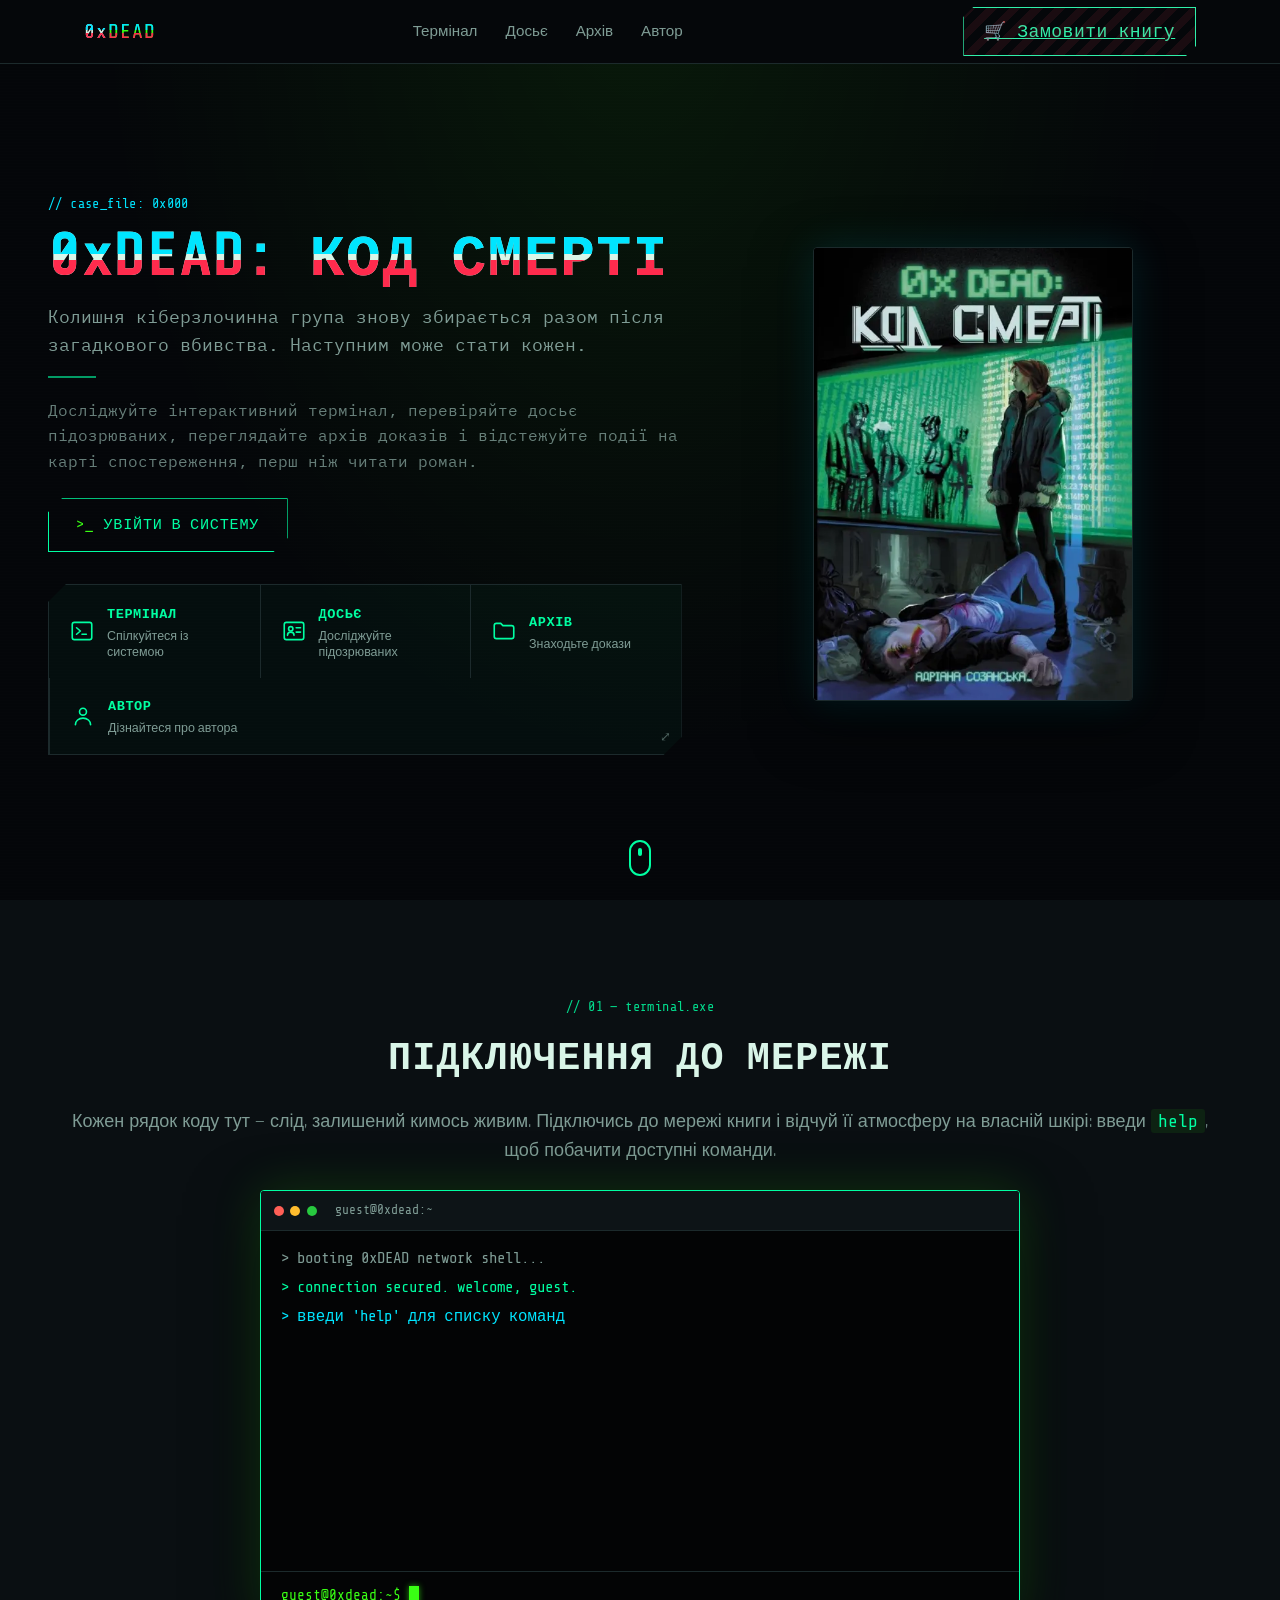
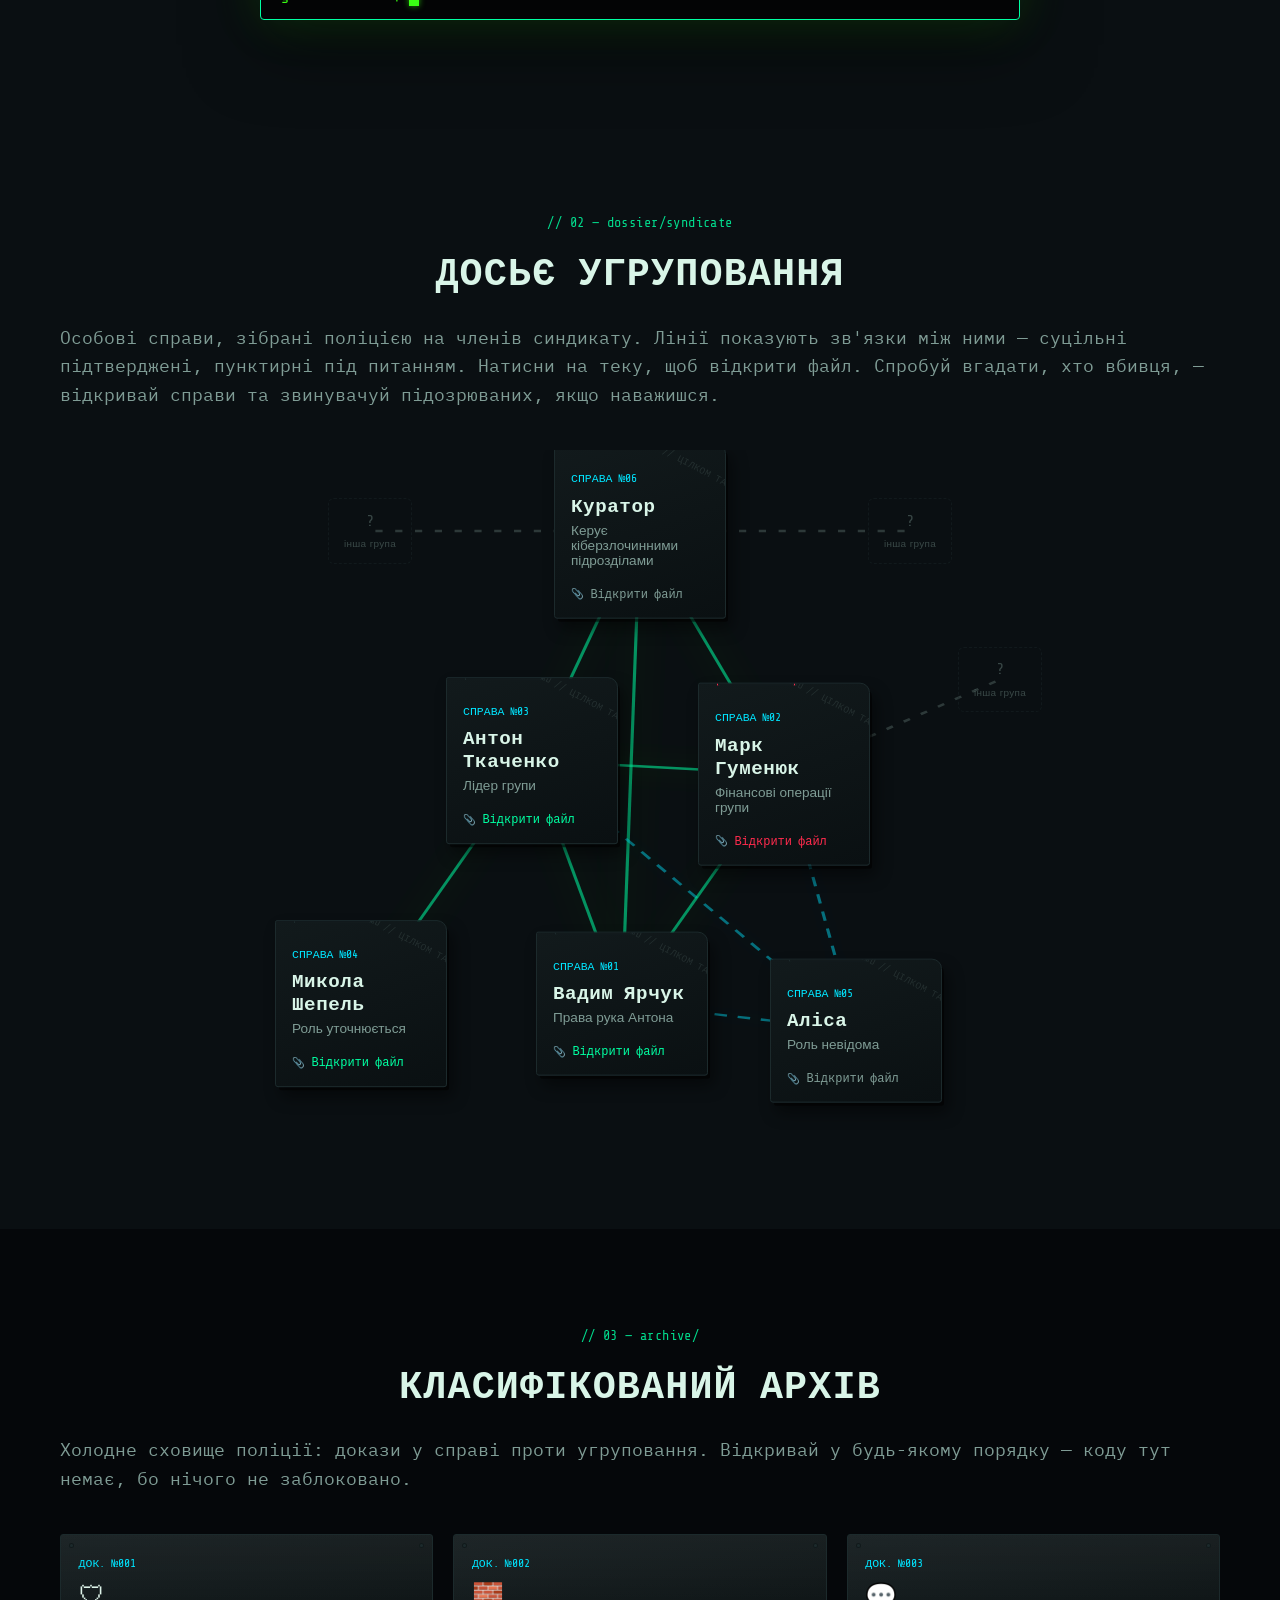
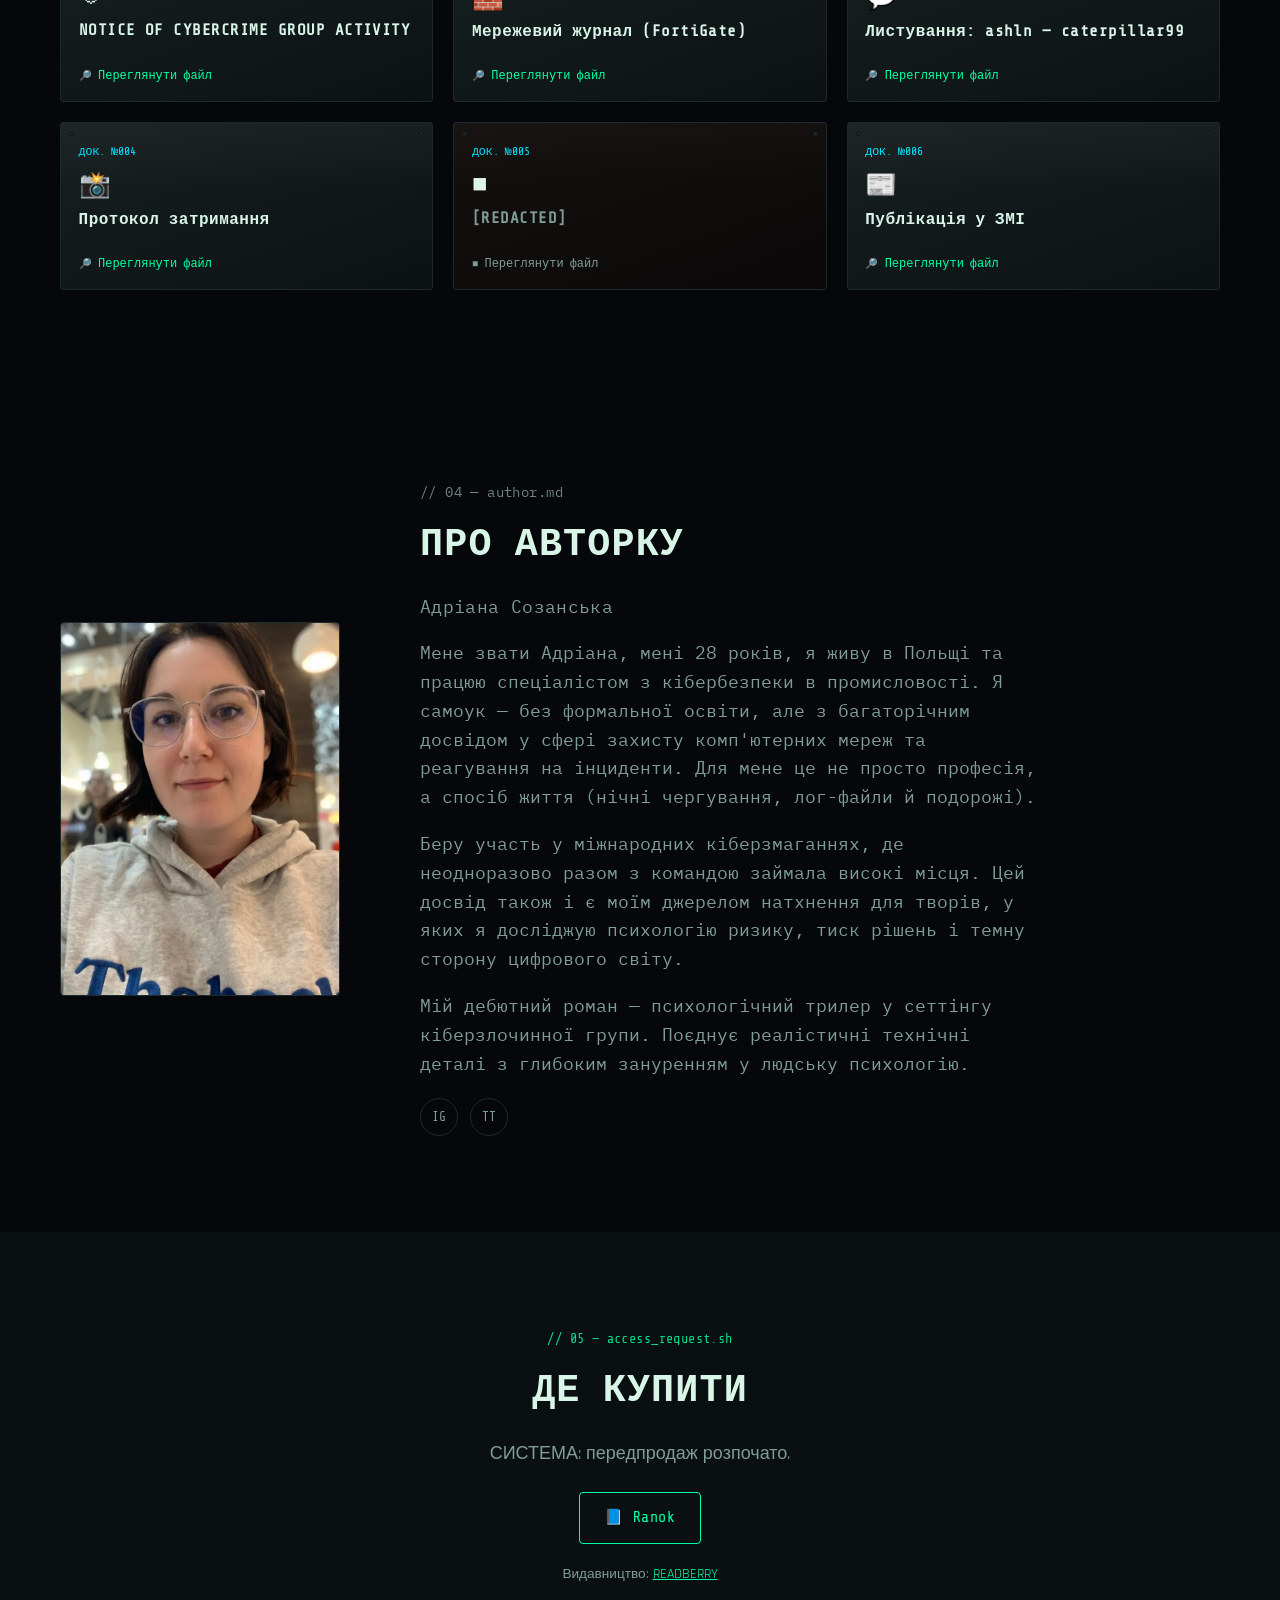
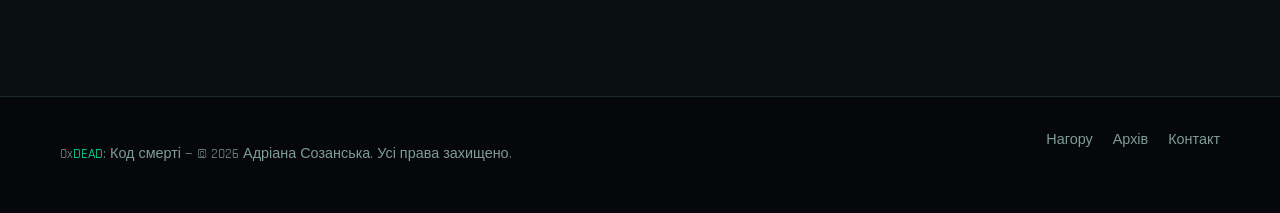
<file: index.html>
<!DOCTYPE html>
<html lang="uk">
<head>
<meta charset="UTF-8">
<meta name="viewport" content="width=device-width, initial-scale=1.0">
<title>0xDEAD: Код смерті — Адріана Созанська | Офіційний сайт</title>
<meta name="description" content="Офіційний сайт книги «0xDEAD: Код смерті» авторки Адріани Созанської — інтерактивний термінал, досьє підозрюваних, архів доказів.">

<link rel="canonical" href="https://adrianasozanska.github.io/0XDEAD/">

<meta property="og:type" content="website">
<meta property="og:locale" content="uk_UA">
<meta property="og:url" content="https://adrianasozanska.github.io/0XDEAD/">
<meta property="og:site_name" content="0xDEAD: Код смерті">
<meta property="og:title" content="0xDEAD: Код смерті — Адріана Созанська | Офіційний сайт">
<meta property="og:description" content="Офіційний сайт книги «0xDEAD: Код смерті» авторки Адріани Созанської — інтерактивний термінал, досьє підозрюваних, архів доказів.">
<meta property="og:image" content="https://adrianasozanska.github.io/0XDEAD/assets/img/cover_final.jpeg">

<meta name="twitter:card" content="summary_large_image">
<meta name="twitter:title" content="0xDEAD: Код смерті — Адріана Созанська | Офіційний сайт">
<meta name="twitter:description" content="Офіційний сайт книги «0xDEAD: Код смерті» авторки Адріани Созанської — інтерактивний термінал, досьє підозрюваних, архів доказів.">
<meta name="twitter:image" content="https://adrianasozanska.github.io/0XDEAD/assets/img/cover_final.jpeg">

<script type="application/ld+json">
{
  "@context": "https://schema.org",
  "@type": "Book",
  "name": "0xDEAD: Код смерті",
  "url": "https://adrianasozanska.github.io/0XDEAD/",
  "image": "https://adrianasozanska.github.io/0XDEAD/assets/img/cover_final.jpeg",
  "description": "Психологічний трилер у сеттінгу кіберзлочинної групи. Колишня кіберзлочинна група знову збирається разом після загадкового вбивства.",
  "inLanguage": "uk",
  "genre": "Psychological thriller",
  "author": {
    "@type": "Person",
    "name": "Адріана Созанська",
    "sameAs": [
      "https://www.instagram.com/adriana_sozanska/",
      "https://www.tiktok.com/@adriana_sozanska"
    ]
  },
  "publisher": {
    "@type": "Organization",
    "name": "READBERRY",
    "sameAs": "https://www.instagram.com/readberry_ua/"
  }
}
</script>

<link rel="icon" href="favicon.ico" sizes="any">
<link rel="icon" type="image/svg+xml" href="assets/img/favicon.svg">
<link rel="icon" type="image/png" sizes="32x32" href="assets/img/icon-32.png">
<link rel="icon" type="image/png" sizes="512x512" href="assets/img/icon-512.png">
<link rel="apple-touch-icon" href="assets/img/apple-touch-icon.png">
<link rel="preconnect" href="https://fonts.googleapis.com">
<link rel="preconnect" href="https://fonts.gstatic.com" crossorigin>
<!-- Loaded non-render-blocking: media="print" doesn't apply to screen
     rendering, so the browser fetches it without blocking first paint,
     then onload flips it to "all" once it's ready. display=swap in the
     URL means fallback fonts show immediately either way. -->
<link rel="stylesheet" href="https://fonts.googleapis.com/css2?family=Share+Tech+Mono&family=Rajdhani:wght@400;500;600;700&family=IBM+Plex+Mono:wght@400;500;600&display=swap" media="print" onload="this.media='all'">
<noscript><link rel="stylesheet" href="https://fonts.googleapis.com/css2?family=Share+Tech+Mono&family=Rajdhani:wght@400;500;600;700&family=IBM+Plex+Mono:wght@400;500;600&display=swap"></noscript>
<link rel="stylesheet" href="assets/css/style.css">

<!-- Fathom - beautiful, simple website analytics -->
<script src="https://cdn.usefathom.com/script.js" data-site="LRVZXWJP" defer></script>
<!-- / Fathom -->
</head>
<body>

<a class="skip-link" href="#main">Skip to content</a>

<header class="site-header">
  <nav class="nav" aria-label="Primary">
    <a class="nav__brand glitch" href="#top" data-text="0xDEAD">0x<span>DEAD</span></a>

    <button class="nav__toggle" id="navToggle" aria-expanded="false" aria-controls="navMenu" aria-label="Toggle menu">
      <span></span><span></span><span></span>
    </button>

    <div class="nav__menu" id="navMenu">
      <ul class="nav__links">
        <li><a href="#terminal">Термінал</a></li>
        <li><a href="#dossier">Досьє</a></li>
        <li><a href="#archive">Архів</a></li>
        <li><a href="#author">Автор</a></li>
      </ul>
      <a class="nav__cta is-locked" href="#buy" title="Доступ обмежено до релізу">🛒 Замовити книгу</a>
    </div>
  </nav>
</header>

<main id="main">

  <!-- HERO -->
  <section class="hero" id="top">
    <canvas class="hero__rain" id="rainCanvas" aria-hidden="true"></canvas>
    <div class="hero__scanlines" aria-hidden="true"></div>

    <div class="hero__content">
      <p class="hero__eyebrow">// case_file: 0x000</p>
      <h1 class="glitch" data-text="0xDEAD: КОД СМЕРТІ">0xDEAD: КОД СМЕРТІ</h1>
      <p class="hero__blurb">Колишня кіберзлочинна група знову збирається разом після загадкового вбивства. Наступним може стати кожен.</p>
      <hr class="hero__divider">
      <p class="hero__hint">Досліджуйте інтерактивний термінал, перевіряйте досьє підозрюваних, переглядайте архів доказів і відстежуйте події на карті спостереження, перш ніж читати роман.</p>
      <div class="hero__actions">
        <a href="#terminal" class="hero__cta"><span class="hero__cta-prompt">&gt;_</span> УВІЙТИ В СИСТЕМУ</a>
      </div>

      <div class="hero__features">
        <a class="hero__feature" href="#terminal">
          <svg class="hero__feature-icon" viewBox="0 0 24 24" fill="none" stroke="currentColor" stroke-width="1.5" stroke-linecap="round" stroke-linejoin="round" aria-hidden="true">
            <rect x="3" y="4" width="18" height="16" rx="2"></rect>
            <polyline points="7 9 10.5 12 7 15"></polyline>
            <line x1="12" y1="15" x2="16" y2="15"></line>
          </svg>
          <span class="hero__feature-text">
            <strong>Термінал</strong>
            <small>Спілкуйтеся із системою</small>
          </span>
        </a>
        <a class="hero__feature" href="#dossier">
          <svg class="hero__feature-icon" viewBox="0 0 24 24" fill="none" stroke="currentColor" stroke-width="1.5" stroke-linecap="round" stroke-linejoin="round" aria-hidden="true">
            <rect x="3" y="4" width="18" height="16" rx="2"></rect>
            <circle cx="9" cy="10" r="2"></circle>
            <path d="M6 16c0-1.8 1.4-3 3-3s3 1.2 3 3"></path>
            <line x1="14" y1="9" x2="18" y2="9"></line>
            <line x1="14" y1="13" x2="18" y2="13"></line>
          </svg>
          <span class="hero__feature-text">
            <strong>Досьє</strong>
            <small>Досліджуйте підозрюваних</small>
          </span>
        </a>
        <a class="hero__feature" href="#archive">
          <svg class="hero__feature-icon" viewBox="0 0 24 24" fill="none" stroke="currentColor" stroke-width="1.5" stroke-linecap="round" stroke-linejoin="round" aria-hidden="true">
            <path d="M3 7a2 2 0 0 1 2-2h4l2 2h8a2 2 0 0 1 2 2v8a2 2 0 0 1-2 2H5a2 2 0 0 1-2-2z"></path>
          </svg>
          <span class="hero__feature-text">
            <strong>Архів</strong>
            <small>Знаходьте докази</small>
          </span>
        </a>
        <a class="hero__feature" href="#author">
          <svg class="hero__feature-icon" viewBox="0 0 24 24" fill="none" stroke="currentColor" stroke-width="1.5" stroke-linecap="round" stroke-linejoin="round" aria-hidden="true">
            <circle cx="12" cy="8" r="3.2"></circle>
            <path d="M5 20c0-3.5 3-6 7-6s7 2.5 7 6"></path>
          </svg>
          <span class="hero__feature-text">
            <strong>Автор</strong>
            <small>Дізнайтеся про автора</small>
          </span>
        </a>
      </div>
    </div>

    <div class="hero__cover">
      <div class="cover-frame">
        <picture>
          <source
            srcset="assets/img/cover_final-520.webp 520w, assets/img/cover_final.webp 692w"
            sizes="min(320px, 70vw)"
            type="image/webp">
          <img src="assets/img/cover_final.jpeg" alt="Обкладинка книги 0xDEAD: Код смерті" width="692" height="984" fetchpriority="high">
        </picture>
      </div>
    </div>

    <a class="hero__scroll" href="#terminal" aria-label="Прокрутити вниз">
      <span></span>
    </a>
  </section>

  <!-- TERMINAL -->
  <section class="section section--dark terminal-section" id="terminal">
    <div class="section__inner">
      <p class="section__eyebrow">// 01 — terminal.exe</p>
      <h2 class="section__title">Підключення до мережі</h2>
      <p class="section__lede lede--wide">Кожен рядок коду тут — слід, залишений кимось живим. Підключись до мережі книги і відчуй її атмосферу на власній шкірі: введи <code>help</code>, щоб побачити доступні команди.</p>

      <div class="terminal terminal--featured" id="terminal-window">
        <div class="terminal__bar">
          <span class="terminal__dot terminal__dot--r"></span>
          <span class="terminal__dot terminal__dot--y"></span>
          <span class="terminal__dot terminal__dot--g"></span>
          <span class="terminal__title">guest@0xdead:~</span>
        </div>
        <div class="terminal__body" id="terminalBody" tabindex="0"></div>
        <form class="terminal__form" id="terminalForm" autocomplete="off">
          <span class="terminal__prompt" id="terminalPrompt">guest@0xdead:~$</span>
          <span class="terminal__cursor" id="terminalCursor" aria-hidden="true"></span>
          <input class="terminal__input" id="terminalInput" type="text" aria-label="Термінальна команда" spellcheck="false">
        </form>
      </div>
    </div>
  </section>

  <!-- DOSSIER -->
  <section class="section section--dark" id="dossier">
    <div class="section__inner">
      <p class="section__eyebrow">// 02 — dossier/syndicate</p>
      <h2 class="section__title">Досьє угруповання</h2>
      <p class="section__lede lede--mono lede--wide">Особові справи, зібрані поліцією на членів синдикату. Лінії показують зв'язки між ними — суцільні підтверджені, пунктирні під питанням. Натисни на теку, щоб відкрити файл. Спробуй вгадати, хто вбивця, — відкривай справи та звинувачуй підозрюваних, якщо наважишся.</p>

      <div class="dossier-net" id="dossierNet">
        <div class="dossier-net__stage">
          <svg class="dossier-net__svg" id="dossierNetSvg" viewBox="0 0 100 100" preserveAspectRatio="none" aria-hidden="true"></svg>
          <div class="dossier-net__nodes" id="dossierGrid"></div>
        </div>
      </div>
    </div>
  </section>

  <!-- ARCHIVE -->
  <section class="section" id="archive">
    <div class="section__inner">
      <p class="section__eyebrow">// 03 — archive/</p>
      <h2 class="section__title">Класифікований архів</h2>
      <p class="section__lede lede--mono lede--wide">Холодне сховище поліції: докази у справі проти угруповання. Відкривай у будь-якому порядку — коду тут немає, бо нічого не заблоковано.</p>

      <div class="archive-grid" id="archiveGrid"></div>
    </div>
  </section>

  <div class="archive-modal" id="archiveModal">
    <div class="archive-modal__backdrop" id="archiveBackdrop"></div>
    <div class="archive-modal__panel" id="archivePanel" role="dialog" aria-modal="true" tabindex="-1">
      <button class="archive-modal__close" id="archiveClose" aria-label="Закрити файл">✕</button>
      <button class="archive-modal__nav archive-modal__nav--prev" id="archivePrev" aria-label="Попередній файл">‹</button>
      <button class="archive-modal__nav archive-modal__nav--next" id="archiveNext" aria-label="Наступний файл">›</button>
      <div class="archive-modal__content" id="archiveModalContent"></div>
    </div>
  </div>

  <div class="dossier-modal" id="dossierModal">
    <div class="dossier-modal__backdrop" id="dossierBackdrop"></div>
    <div class="dossier-modal__panel" id="dossierPanel" role="dialog" aria-modal="true" tabindex="-1">
      <button class="dossier-modal__close" id="dossierClose" aria-label="Закрити файл">✕</button>
      <button class="dossier-modal__nav dossier-modal__nav--prev" id="dossierPrev" aria-label="Попередній файл">‹</button>
      <button class="dossier-modal__nav dossier-modal__nav--next" id="dossierNext" aria-label="Наступний файл">›</button>
      <div class="dossier-modal__content" id="dossierModalContent"></div>
    </div>
  </div>

  <div class="accuse-modal" id="accuseModal">
    <div class="accuse-modal__backdrop" id="accuseBackdrop"></div>
    <div class="accuse-modal__panel" id="accusePanel" role="dialog" aria-modal="true" tabindex="-1">
      <button class="accuse-modal__close" id="accuseClose" aria-label="Закрити">✕</button>
      <div class="accuse-modal__scroll">
        <div class="accuse-modal__step" id="accuseStepConfirm">
          <p class="accuse-modal__eyebrow">// citizen_report.sh</p>
          <h3 class="accuse-modal__title">Подати сигнал про підозру?</h3>
          <p class="accuse-modal__text">Ти впевнений(-а), що <strong id="accuseSuspectName">цей підозрюваний</strong> — вбивця?</p>
          <div class="accuse-modal__actions">
            <button type="button" class="btn btn--primary" id="accuseYes">Так, це він(-вона)</button>
            <button type="button" class="btn btn--ghost" id="accuseNo">Ні, відміна</button>
          </div>
        </div>
        <div class="accuse-modal__step" id="accuseStepResult" hidden>
          <p class="accuse-modal__eyebrow">// system.response</p>
          <h3 class="accuse-modal__title">Не так швидко.</h3>
          <p class="accuse-modal__text">Думаєш, розкрити цю справу так просто? Правду дізнаєшся лише одним способом.</p>
          <a href="https://www.ranok.com.ua/info-0xdead-kod-smerti-53029.html" class="btn btn--primary" id="accuseBuyLink" target="_blank" rel="noopener">📘 Дізнатися правду — замовити книгу</a>
        </div>
      </div>
    </div>
  </div>

  <div class="file-modal" id="fileModal">
    <div class="file-modal__backdrop" id="fileBackdrop"></div>
    <div class="file-modal__panel" id="filePanel" role="dialog" aria-modal="true" tabindex="-1">
      <button class="file-modal__close" id="fileClose" aria-label="Закрити файл">✕</button>
      <div class="file-modal__header">
        <span class="file-modal__eyebrow" id="fileEyebrow">// recovered file</span>
        <h3 class="file-modal__title" id="fileTitle"></h3>
      </div>
      <div class="file-modal__body" id="fileBody"></div>
    </div>
  </div>

  <div class="map-modal" id="mapModal">
    <div class="map-modal__backdrop" id="mapBackdrop"></div>
    <div class="map-modal__panel" id="mapPanel" role="dialog" aria-modal="true" tabindex="-1">
      <button class="map-modal__close" id="mapClose" aria-label="Закрити карту">✕</button>
      <div class="map-modal__header">
        <span class="map-modal__eyebrow">// mapa.sys — мережа спостереження</span>
        <h3 class="map-modal__title" id="mapTitle">Україна</h3>
        <button class="map-modal__back" id="mapBack" hidden>‹ Назад до карти країни</button>
      </div>
      <div class="map-modal__stage" id="mapStage"></div>
      <p class="map-info" id="mapInfo">Обери місто на карті, щоб наблизити його.</p>
    </div>
  </div>

  <!-- AUTHOR -->
  <section class="section" id="author">
    <div class="section__inner section__inner--split">
      <div class="author__portrait">
        <div class="author__portrait-frame" role="img" aria-label="Портрет авторки — Адріана Созанська"></div>
      </div>
      <div class="author__bio">
        <p class="section__eyebrow">// 04 — author.md</p>
        <h2 class="section__title">Про авторку</h2>
        <p class="author__name">Адріана Созанська</p>
        <p>Мене звати Адріана, мені 28 років, я живу в Польщі та працюю спеціалістом з кібербезпеки в промисловості. Я самоук — без формальної освіти, але з багаторічним досвідом у сфері захисту комп'ютерних мереж та реагування на інциденти. Для мене це не просто професія, а спосіб життя (нічні чергування, лог-файли й подорожі).</p>
        <p>Беру участь у міжнародних кіберзмаганнях, де неодноразово разом з командою займала високі місця. Цей досвід також і є моїм джерелом натхнення для творів, у яких я досліджую психологію ризику, тиск рішень і темну сторону цифрового світу.</p>
        <p>Мій дебютний роман — психологічний трилер у сеттінгу кіберзлочинної групи. Поєднує реалістичні технічні деталі з глибоким зануренням у людську психологію.</p>
        <div class="author__socials">
          <a href="https://www.instagram.com/adriana_sozanska/" aria-label="Instagram" target="_blank" rel="noopener">IG</a>
          <a href="https://www.tiktok.com/@adriana_sozanska" aria-label="TikTok" target="_blank" rel="noopener">TT</a>
        </div>
      </div>
    </div>
  </section>

  <!-- BUY -->
  <section class="section section--dark" id="buy">
    <div class="section__inner section__inner--center">
      <p class="section__eyebrow">// 05 — access_request.sh</p>
      <h2 class="section__title">Де купити</h2>
      <p class="section__lede">СИСТЕМА: передпродаж розпочато.</p>

      <div class="buy-links">
        <a id="buyRanokLink" href="https://www.ranok.com.ua/info-0xdead-kod-smerti-53029.html" class="btn btn--ghost" target="_blank" rel="noopener">📘 Ranok</a>
      </div>
      <p class="buy-publisher">Видавництво: <a href="https://www.instagram.com/readberry_ua/" target="_blank" rel="noopener">READBERRY</a></p>
    </div>
  </section>

</main>

<footer class="site-footer">
  <div class="site-footer__inner">
    <p>0x<span>DEAD</span>: Код смерті — © 2026 Адріана Созанська. Усі права захищено.</p>
    <div class="site-footer__links">
      <a href="#top">Нагору</a>
      <a href="#archive">Архів</a>
      <a href="#buy">Контакт</a>
    </div>
  </div>
</footer>

<script src="assets/js/archive-data.js"></script>
<script src="assets/js/dossier-data.js"></script>
<script src="assets/js/share-cards.js"></script>
<script src="assets/js/map-data.js"></script>
<script src="assets/js/game-data.js"></script>
<script src="assets/js/main.js"></script>
</body>
</html>
</file>
<file: assets/css/style.css>
/* ==========================================================================
   0xDEAD — promo site styles
   ========================================================================== */

:root {
  --bg: #05070a;
  --bg-alt: #0a0f12;
  --panel: #0d1417;
  --panel-border: #1c2a2c;
  --text: #d9f5e8;
  --text-dim: #7f9c95;
  --green: #39ff14;
  --green-soft: #00ffa2;
  --cyan: #00e5ff;
  --red: #ff2b4d;
  --font-display: 'Share Tech Mono', 'Courier New', monospace;
  --font-body: 'Rajdhani', 'Segoe UI', sans-serif;
  --radius: 4px;
  --max-width: 1160px;
  --nav-height: 64px;
}

*, *::before, *::after { box-sizing: border-box; }

html { scroll-behavior: smooth; scroll-padding-top: var(--nav-height); }

@media (prefers-reduced-motion: reduce) {
  html { scroll-behavior: auto; }
  *, *::before, *::after {
    animation-duration: 0.001ms !important;
    animation-iteration-count: 1 !important;
    transition-duration: 0.001ms !important;
    scroll-behavior: auto !important;
  }
}

body {
  margin: 0;
  background: var(--bg);
  color: var(--text);
  font-family: var(--font-body);
  font-size: 18px;
  line-height: 1.6;
  -webkit-font-smoothing: antialiased;
}

body.no-scroll { overflow: hidden; }

h1, h2, h3, .nav__brand, .section__eyebrow, .hero__eyebrow {
  font-family: var(--font-display);
  letter-spacing: 0.03em;
}

a { color: var(--green-soft); }

img { max-width: 100%; display: block; }

code {
  font-family: var(--font-display);
  background: rgba(57, 255, 20, 0.08);
  color: var(--green-soft);
  padding: 0.1em 0.4em;
  border-radius: 3px;
}

.sr-only {
  position: absolute;
  width: 1px; height: 1px;
  padding: 0; margin: -1px;
  overflow: hidden;
  clip: rect(0,0,0,0);
  white-space: nowrap; border: 0;
}

.skip-link {
  position: absolute;
  left: -999px;
  top: 0;
  background: var(--green);
  color: #000;
  padding: 0.6em 1em;
  z-index: 999;
  font-family: var(--font-display);
}
.skip-link:focus {
  left: 1em;
  top: 1em;
}

:focus-visible {
  outline: 2px solid var(--cyan);
  outline-offset: 2px;
}

/* ---------- layout helpers ---------- */

.section {
  padding: clamp(3rem, 8vw, 6rem) 1.5rem;
}
#terminal, #dossier, #archive, #author {
  /* Jumping to these sections (nav links) lands near the eyebrow
     label instead of at the section's outer edge, which otherwise
     leaves a tall empty gap below the sticky header. A negative
     scroll-margin scrolls past that top padding. */
  scroll-margin-top: calc(-1 * clamp(3rem, 8vw, 6rem));
}
.section--dark { background: var(--bg-alt); }
.section__inner {
  max-width: var(--max-width);
  margin: 0 auto;
}
.section__inner--split {
  display: grid;
  grid-template-columns: 1fr;
  gap: 2.5rem;
  align-items: center;
}
.section__inner--center {
  text-align: center;
  max-width: 640px;
}
@media (min-width: 800px) {
  .section__inner--split { grid-template-columns: 320px 1fr; }
}

.section__eyebrow {
  color: var(--green-soft);
  font-size: 0.85rem;
  margin: 0 0 0.5rem;
  opacity: 0.85;
}
.section__title {
  font-size: clamp(1.6rem, 4vw, 2.4rem);
  margin: 0 0 1.25rem;
  text-transform: uppercase;
  color: var(--text);
}
.section__lede {
  color: var(--text-dim);
  max-width: 640px;
}
.lede--mono {
  font-family: 'IBM Plex Mono', monospace;
}
.lede--wide {
  max-width: 100%;
}

#dossier .section__eyebrow,
#dossier .section__title,
#archive .section__eyebrow,
#archive .section__title {
  text-align: center;
}

/* ---------- buttons ---------- */

.btn {
  display: inline-block;
  font-family: var(--font-display);
  text-decoration: none;
  padding: 0.85em 1.6em;
  border-radius: var(--radius);
  border: 1px solid transparent;
  font-size: 0.95rem;
  letter-spacing: 0.04em;
  transition: transform 0.15s ease, box-shadow 0.15s ease, background 0.15s ease, color 0.15s ease;
  cursor: pointer;
}
.btn--primary {
  background: var(--green);
  color: #04120a;
  box-shadow: 0 0 14px rgba(57,255,20,0.35);
}
.btn--primary:hover, .btn--primary:focus-visible {
  transform: translateY(-2px);
  box-shadow: 0 0 22px rgba(57,255,20,0.55);
}
.btn--ghost {
  background: transparent;
  color: var(--green-soft);
  border-color: var(--green-soft);
}
.btn--ghost:hover, .btn--ghost:focus-visible {
  background: rgba(57,255,20,0.08);
  transform: translateY(-2px);
}

/* "restricted access" vibe for buy/purchase controls ahead of release —
   a hazard-stripe overlay in the site's red accent, reused across the
   nav CTA, hero CTA, and the disabled marketplace buttons below. */
.is-locked {
  position: relative;
  overflow: hidden;
  filter: saturate(0.75);
}
.is-locked::after {
  content: "";
  position: absolute;
  inset: 0;
  background: repeating-linear-gradient(
    135deg,
    rgba(255,43,77,0.1) 0 8px,
    transparent 8px 16px
  );
  pointer-events: none;
}
.is-locked:hover::after, .is-locked:focus-visible::after {
  background: repeating-linear-gradient(
    135deg,
    rgba(255,43,77,0.18) 0 8px,
    transparent 8px 16px
  );
}

/* ---------- header / nav ---------- */

.site-header {
  position: sticky;
  top: 0;
  z-index: 100;
  height: var(--nav-height);
  /* fully solid: any transparency here let content scrolled underneath
     (e.g. the dossier network's bright green cards) show through as a
     blurred sliver right under the bar — a translucent value, even at
     97%, was still visible against this near-black background */
  background: var(--bg);
  backdrop-filter: blur(8px);
  border-bottom: 1px solid var(--panel-border);
}
.nav {
  max-width: var(--max-width);
  margin: 0 auto;
  height: 100%;
  display: flex;
  align-items: center;
  justify-content: space-between;
  padding: 0 1.5rem;
}
.nav__brand {
  display: inline-block;
  font-family: var(--font-display);
  font-size: 1.25rem;
  color: var(--text);
  text-decoration: none;
  letter-spacing: 0.05em;
}
.nav__brand span { color: var(--green); }

.nav__menu {
  display: flex;
  align-items: center;
  gap: 1.5rem;
}
.nav__links {
  list-style: none;
  display: flex;
  align-items: center;
  gap: 1.75rem;
  margin: 0;
  padding: 0;
}
.nav__links a {
  position: relative;
  color: var(--text-dim);
  text-decoration: none;
  font-size: 0.95rem;
  padding-bottom: 4px;
  transition: color 0.15s ease;
}
.nav__links a::after {
  content: "";
  position: absolute;
  left: 0;
  right: 0;
  bottom: -2px;
  height: 2px;
  background: var(--green-soft);
  transform: scaleX(0);
  transform-origin: left;
  transition: transform 0.15s ease;
}
.nav__links a:hover, .nav__links a:focus-visible { color: var(--green-soft); }
.nav__links a:hover::after, .nav__links a:focus-visible::after { transform: scaleX(1); }
.nav__cta {
  display: inline-flex;
  align-items: center;
  gap: 0.45rem;
  border: 1px solid var(--green-soft);
  padding: 0.5em 1.1em;
  font-family: var(--font-display);
  letter-spacing: 0.03em;
  color: var(--green-soft) !important;
  clip-path: polygon(10px 0, 100% 0, 100% calc(100% - 10px), calc(100% - 10px) 100%, 0 100%, 0 10px);
  transition: background 0.15s ease;
}
.nav__cta:hover, .nav__cta:focus-visible { background: rgba(0,255,162,0.08); }
.nav__toggle {
  display: none;
  flex-direction: column;
  gap: 5px;
  background: none;
  border: none;
  cursor: pointer;
  padding: 0.5rem;
}
.nav__toggle span {
  width: 24px;
  height: 2px;
  background: var(--green-soft);
  display: block;
}

@media (min-width: 781px) {
  .nav__menu { flex: 1; }
  .nav__links { flex: 1; justify-content: center; }
}

@media (max-width: 780px) {
  .nav__toggle { display: flex; }
  .nav__menu {
    position: absolute;
    top: var(--nav-height);
    left: 0;
    right: 0;
    background: var(--bg-alt);
    border-bottom: 1px solid var(--panel-border);
    flex-direction: column;
    align-items: flex-start;
    padding: 1.25rem 1.5rem;
    gap: 1.1rem;
    transform: translateY(-8px);
    opacity: 0;
    pointer-events: none;
    transition: opacity 0.18s ease, transform 0.18s ease;
  }
  .nav__links {
    flex-direction: column;
    align-items: flex-start;
    gap: 1.1rem;
  }
  .nav__menu.is-open {
    opacity: 1;
    transform: translateY(0);
    pointer-events: auto;
  }
}

/* ---------- hero ---------- */

.hero {
  position: relative;
  min-height: calc(100svh - var(--nav-height));
  display: grid;
  grid-template-columns: 1fr;
  align-items: center;
  gap: 2rem;
  padding: 3rem 1.5rem 4rem;
  overflow: hidden;
  background: radial-gradient(ellipse at 50% -10%, rgba(57,255,20,0.08), transparent 60%), var(--bg);
}
@media (min-width: 900px) {
  .hero {
    grid-template-columns: 1.1fr 0.9fr;
    padding: 3rem 3rem 4rem;
  }
}

.hero__rain {
  position: absolute;
  inset: 0;
  width: 100%;
  height: 100%;
  opacity: 0.35;
  pointer-events: none;
}
.hero__scanlines {
  position: absolute;
  inset: 0;
  pointer-events: none;
  background: repeating-linear-gradient(
    to bottom,
    rgba(255,255,255,0.025) 0px,
    rgba(255,255,255,0.025) 1px,
    transparent 1px,
    transparent 3px
  );
  mix-blend-mode: overlay;
}

.hero__content { position: relative; z-index: 1; }
.hero__eyebrow {
  color: var(--cyan);
  font-size: 0.85rem;
  margin: 0 0 0.75rem;
}
.hero h1 {
  font-size: clamp(2.1rem, 6vw, 3.6rem);
  line-height: 1.05;
  margin: 0 0 1rem;
  color: var(--text);
}
.hero__blurb {
  color: var(--text-dim);
  max-width: 100%;
  font-family: 'IBM Plex Mono', monospace;
  font-size: 1.1rem;
  line-height: 1.6;
  margin: 0 0 1rem;
  text-align: left;
}

.hero__divider {
  width: 48px;
  height: 2px;
  margin: 0 0 1.25rem;
  border: none;
  background: var(--green-soft);
  opacity: 0.6;
}

.hero__hint {
  color: var(--text-dim);
  max-width: 100%;
  font-family: 'IBM Plex Mono', monospace;
  font-size: 1rem;
  line-height: 1.6;
  margin: 0 0 1.5rem;
  opacity: 0.8;
  text-align: left;
}

.hero__actions {
  display: flex;
  flex-wrap: wrap;
  align-items: center;
  justify-content: flex-start;
  gap: 1.5rem;
  margin-top: 0;
}

.hero__cta {
  position: relative;
  display: inline-flex;
  align-items: center;
  gap: 0.6rem;
  padding: 0.9em 1.8em;
  font-family: var(--font-display);
  font-size: 0.95rem;
  letter-spacing: 0.05em;
  color: var(--green-soft);
  text-decoration: none;
  background: transparent;
  border: 1px solid var(--green-soft);
  clip-path: polygon(14px 0, 100% 0, 100% calc(100% - 14px), calc(100% - 14px) 100%, 0 100%, 0 14px);
  box-shadow: 0 0 16px rgba(0,255,162,0.2);
  transition: box-shadow 0.15s ease, background 0.15s ease, transform 0.15s ease;
}
.hero__cta:hover, .hero__cta:focus-visible {
  background: rgba(0,255,162,0.08);
  box-shadow: 0 0 26px rgba(0,255,162,0.4);
  transform: translateY(-2px);
}
.hero__cta-prompt { color: var(--green); }

.hero__features {
  position: relative;
  display: flex;
  flex-wrap: wrap;
  margin-top: 2rem;
  border: 1px solid var(--panel-border);
  background: rgba(0,255,162,0.03);
  clip-path: polygon(18px 0, 100% 0, 100% calc(100% - 18px), calc(100% - 18px) 100%, 0 100%, 0 18px);
}
.hero__features::after {
  content: "⤢";
  position: absolute;
  right: 0.6rem;
  bottom: 0.4rem;
  color: var(--text-dim);
  font-size: 0.8rem;
  opacity: 0.6;
}
.hero__feature {
  display: flex;
  align-items: center;
  gap: 0.75rem;
  flex: 1 1 160px;
  padding: 1.1rem 1.25rem;
  border-left: 1px solid var(--panel-border);
  text-decoration: none;
  transition: background 0.15s ease;
}
.hero__feature:first-child { border-left: none; }
.hero__feature:hover, .hero__feature:focus-visible { background: rgba(0,255,162,0.06); }
.hero__feature-icon {
  flex: none;
  width: 26px;
  height: 26px;
  color: var(--green-soft);
}
.hero__feature-text {
  display: flex;
  flex-direction: column;
  gap: 0.2rem;
}
.hero__feature-text strong {
  font-family: var(--font-display);
  font-size: 0.85rem;
  letter-spacing: 0.04em;
  color: var(--green-soft);
  text-transform: uppercase;
}
.hero__feature-text small {
  font-size: 0.78rem;
  color: var(--text-dim);
  line-height: 1.3;
}

@media (max-width: 640px) {
  .hero__feature { flex: 1 1 45%; border-left: none; }
}

.hero__scroll {
  position: absolute;
  left: 50%;
  bottom: 1.5rem;
  transform: translateX(-50%);
  width: 22px;
  height: 36px;
  border: 2px solid var(--green-soft);
  border-radius: 12px;
  z-index: 1;
}
.hero__scroll span {
  position: absolute;
  top: 6px;
  left: 50%;
  width: 4px;
  height: 8px;
  background: var(--green-soft);
  border-radius: 2px;
  transform: translateX(-50%) translateY(0);
  animation: scrollDot 1.6s ease-in-out infinite;
  will-change: transform, opacity;
}
@keyframes scrollDot {
  0% { opacity: 1; transform: translateX(-50%) translateY(0); }
  70% { opacity: 0; transform: translateX(-50%) translateY(12px); }
  100% { opacity: 0; transform: translateX(-50%) translateY(0); }
}

/* glitch title */
.glitch {
  position: relative;
}
.glitch::before,
.glitch::after {
  content: attr(data-text);
  position: absolute;
  left: 0; top: 0;
  width: 100%;
  overflow: hidden;
  color: var(--text);
}
.glitch::before {
  color: var(--cyan);
  clip-path: inset(0 0 55% 0);
  animation: glitchTop 3.2s infinite linear alternate-reverse;
}
.glitch::after {
  color: var(--red);
  clip-path: inset(55% 0 0 0);
  animation: glitchBottom 2.6s infinite linear alternate-reverse;
}
@keyframes glitchTop {
  0%, 92%, 100% { transform: translate(0, 0); opacity: 0; }
  93% { transform: translate(-3px, -1px); opacity: 0.8; }
  95% { transform: translate(2px, 1px); opacity: 0.6; }
  97% { transform: translate(-1px, 0); opacity: 0.4; }
}
@keyframes glitchBottom {
  0%, 90%, 100% { transform: translate(0, 0); opacity: 0; }
  91% { transform: translate(3px, 1px); opacity: 0.7; }
  94% { transform: translate(-2px, -1px); opacity: 0.5; }
  96% { transform: translate(1px, 0); opacity: 0.4; }
}

.hero__cover {
  position: relative;
  z-index: 1;
  display: flex;
  flex-direction: column;
  align-items: center;
  gap: 1.25rem;
}
.cover-frame {
  width: min(320px, 70vw);
  border: 1px solid var(--panel-border);
  border-radius: var(--radius);
  box-shadow: 0 0 40px rgba(0,229,255,0.12), 0 20px 60px rgba(0,0,0,0.6);
  overflow: hidden;
}
.cover-frame img {
  width: 100%;
  height: auto;
}

/* ---------- terminal ---------- */

.terminal {
  position: relative;
  border: 1px solid var(--panel-border);
  border-radius: var(--radius);
  background: #030405;
  box-shadow: 0 0 30px rgba(57,255,20,0.08);
  overflow: hidden;
  margin-top: 1.5rem;
}

.terminal-section .section__eyebrow,
.terminal-section .section__title,
.terminal-section .section__lede {
  text-align: center;
}
.terminal-section .section__lede {
  max-width: 62ch;
  margin-left: auto;
  margin-right: auto;
}
.terminal-section .section__lede.lede--wide {
  max-width: 100%;
}
.terminal--featured {
  max-width: 760px;
  margin-left: auto;
  margin-right: auto;
  border-color: var(--green-soft);
  box-shadow: 0 0 50px rgba(57,255,20,0.16), 0 25px 70px rgba(0,0,0,0.5);
}
.terminal--featured .terminal__body {
  height: 340px;
  font-size: 0.98rem;
}
.terminal__bar {
  display: flex;
  align-items: center;
  gap: 0.4rem;
  padding: 0.6rem 0.8rem;
  background: var(--panel);
  border-bottom: 1px solid var(--panel-border);
}
.terminal__dot { width: 10px; height: 10px; border-radius: 50%; display: inline-block; }
.terminal__dot--r { background: #ff5f56; }
.terminal__dot--y { background: #ffbd2e; }
.terminal__dot--g { background: #27c93f; }
.terminal__title {
  margin-left: 0.75rem;
  font-family: var(--font-display);
  font-size: 0.8rem;
  color: var(--text-dim);
}
.terminal__body {
  padding: 1rem 1.25rem;
  height: 240px;
  overflow-y: auto;
  font-family: var(--font-display);
  font-size: 0.9rem;
  color: var(--green-soft);
  white-space: pre-wrap;
  line-height: 1.5;
}
.terminal__body p { margin: 0 0 0.35em; }
.terminal__body .t-dim { color: var(--text-dim); }
.terminal__body .t-cyan { color: var(--cyan); }
.terminal__body .t-red { color: var(--red); }
.terminal__matrix {
  position: absolute;
  background: #000;
}
.terminal__form {
  display: flex;
  align-items: center;
  gap: 0.5rem;
  padding: 0.75rem 1.25rem;
  border-top: 1px solid var(--panel-border);
}
.terminal__prompt {
  font-family: var(--font-display);
  color: var(--green);
  font-size: 0.9rem;
}
.terminal__input {
  flex: 1;
  background: transparent;
  border: none;
  color: var(--text);
  font-family: var(--font-display);
  font-size: 0.9rem;
}
@media (max-width: 780px) {
  /* iOS Safari zooms the whole page in on focus when an input's font-size
     is under 16px — that zoom is what reads as the page "jumping" when
     the keyboard opens. Bumping just the input (and the prompt beside it,
     so they still line up) to 16px avoids triggering it. */
  .terminal__input, .terminal__prompt { font-size: 16px; }
}
.terminal__input:focus { outline: none; }
.terminal__input.is-caret-hidden { caret-color: transparent; }
.terminal__cursor {
  display: inline-block;
  width: 0.55em;
  height: 1.1em;
  flex-shrink: 0;
  background: var(--green);
  box-shadow: 0 0 6px rgba(57,255,20,0.6);
  animation: termCursorBlink 1s step-end infinite;
}
.terminal__cursor.is-hidden { display: none; }
@keyframes termCursorBlink { 50% { opacity: 0; } }

/* ---------- archive: evidence cold storage ---------- */

.archive-grid {
  display: grid;
  grid-template-columns: repeat(3, 1fr);
  gap: 1.25rem;
  margin-top: 2.5rem;
}
@media (max-width: 860px) {
  .archive-grid { grid-template-columns: repeat(2, 1fr); }
}
@media (max-width: 560px) {
  .archive-grid { grid-template-columns: 1fr; }
}

/* Each tile reads as a locker drawer front, not a locked puzzle piece:
   a brushed-metal plate with rivet corners, a tag, an icon, and a plain
   "view" hint — nothing here is blurred or gated. */
.case-file {
  position: relative;
  border: 1px solid var(--panel-border);
  border-radius: 3px;
  background:
    linear-gradient(180deg, rgba(255,255,255,0.03), transparent 40%),
    linear-gradient(160deg, #171f21, #0c1213);
  padding: 1.4rem 1.1rem 1.1rem;
  cursor: pointer;
  text-align: left;
  color: var(--text);
  min-height: 168px;
  display: flex;
  flex-direction: column;
  transition: border-color 0.15s ease, transform 0.15s ease, box-shadow 0.15s ease;
}
.case-file::before,
.case-file::after {
  content: "";
  position: absolute;
  top: 0.5rem;
  width: 5px;
  height: 5px;
  border-radius: 50%;
  background: var(--panel-border);
  box-shadow: 0 0 0 1px rgba(0,0,0,0.4) inset;
}
.case-file::before { left: 0.5rem; }
.case-file::after { right: 0.5rem; }
.case-file:hover, .case-file:focus-visible {
  border-color: var(--green-soft);
  transform: translateY(-3px);
  box-shadow: 0 10px 26px rgba(0,0,0,0.4), 0 0 18px rgba(57,255,20,0.12);
}
.case-file__id {
  font-family: var(--font-display);
  font-size: 0.72rem;
  color: var(--cyan);
  display: block;
  margin-bottom: 0.7rem;
}
.case-file__icon {
  font-size: 1.6rem;
  margin-bottom: 0.6rem;
  filter: grayscale(0.2);
}
.case-file__title {
  font-family: var(--font-display);
  font-size: 1rem;
  line-height: 1.35;
  margin: 0 0 auto;
  flex: 1;
}
.case-file__hint {
  display: inline-flex;
  align-items: center;
  gap: 0.4rem;
  font-family: var(--font-display);
  font-size: 0.75rem;
  color: var(--green-soft);
  margin-top: 1rem;
}
.case-file__hint::before { content: "🔎"; font-size: 0.85em; }

.case-file--redacted {
  background:
    linear-gradient(180deg, rgba(255,255,255,0.02), transparent 40%),
    linear-gradient(160deg, #14100f, #0a0808);
}
.case-file--redacted .case-file__title { color: var(--text-dim); }
.case-file--redacted .case-file__hint { color: var(--text-dim); }
.case-file--redacted .case-file__hint::before { content: "■"; }

/* ---------- dossier: network diagram ---------- */

/* Same fixed-viewBox + percent-positioned-HTML pattern as the terminal map
   (see .map-view / fitMapView() in main.js): the SVG's 0-100 viewBox and
   the folder cards' left/top percentages scale together, so connection
   lines always meet their cards regardless of the stage's pixel size.
   min-width + overflow-x:auto keeps the 8-node diagram legible instead of
   crushing it on narrow viewports — it scrolls horizontally there instead. */
.dossier-net {
  margin-top: 2.5rem;
  overflow-x: auto;
  padding-bottom: 0.5rem;
}
.dossier-net__stage {
  position: relative;
  width: 100%;
  min-width: 720px;
  max-width: 900px;
  aspect-ratio: 4 / 3;
  margin: 0 auto;
}
.dossier-net__svg {
  position: absolute;
  inset: 0;
  width: 100%;
  height: 100%;
}
.dossier-net__nodes { position: absolute; inset: 0; }

.dossier-link {
  stroke: var(--green-soft);
  stroke-width: 0.35;
  opacity: 0.55;
  filter: drop-shadow(0 0 2px rgba(57,255,20,0.35));
}
.dossier-link--unconfirmed {
  stroke: var(--cyan);
  stroke-dasharray: 1.4 1.2;
  opacity: 0.45;
  filter: drop-shadow(0 0 2px rgba(0,229,255,0.3));
}
.dossier-link--ghost {
  stroke: var(--text-dim);
  stroke-dasharray: 0.8 1.4;
  opacity: 0.3;
  filter: none;
}

.dossier-ghost {
  position: absolute;
  transform: translate(-50%, -50%);
  width: 84px;
  display: flex;
  flex-direction: column;
  align-items: center;
  justify-content: center;
  gap: 0.2rem;
  padding: 0.6rem 0.4rem;
  border: 1px dashed var(--panel-border);
  border-radius: 6px;
  opacity: 0.4;
  text-align: center;
}
.dossier-ghost span {
  font-family: var(--font-display);
  font-size: 1rem;
  color: var(--text-dim);
}
.dossier-ghost small {
  font-size: 0.62rem;
  color: var(--text-dim);
  letter-spacing: 0.03em;
}

.dossier-card {
  position: absolute;
  transform: translate(-50%, -50%);
  display: block;
  width: 172px;
  text-align: left;
  border: 1px solid var(--panel-border);
  border-radius: 2px 10px 3px 3px;
  background: linear-gradient(160deg, #121a1c, #0a1012);
  padding: 1.7rem 1rem 1rem;
  cursor: pointer;
  color: var(--text);
  overflow: hidden;
  box-shadow:
    3px 4px 0 -1px rgba(0,0,0,0.55),
    6px 10px 16px rgba(0,0,0,0.45);
  transition: transform 0.2s ease, box-shadow 0.2s ease, border-color 0.2s ease;
  z-index: 1;
}
.dossier-card::before {
  content: "";
  position: absolute;
  top: -13px;
  left: 18px;
  width: 78px;
  height: 15px;
  background: #121a1c;
  border: 1px solid var(--panel-border);
  border-bottom: none;
  border-radius: 4px 4px 0 0;
}
.dossier-card::after {
  content: "0xDEAD // ЦІЛКОМ ТАЄМНО";
  position: absolute;
  right: -34px;
  top: 14px;
  width: 140px;
  font-family: var(--font-display);
  font-size: 0.6rem;
  letter-spacing: 0.04em;
  color: rgba(127, 156, 149, 0.18);
  transform: rotate(28deg);
  pointer-events: none;
  text-align: center;
}
.dossier-card:hover, .dossier-card:focus-visible {
  /* no position shift here (no transform, no margin) — moving the box
     at all on :hover, by any mechanism, made Chromium mis-stack this
     element against the sticky header: a card sitting partly under the
     nav bar stayed hidden behind it even with a much higher z-index,
     every time hover nudged its position. Border/shadow-only feedback
     plus z-index sidesteps that entirely, so the full card is always
     visible once hovered/focused, wherever it sits on scroll. */
  border-color: var(--green-soft);
  box-shadow:
    4px 6px 0 -1px rgba(0,0,0,0.6),
    8px 14px 24px rgba(0,0,0,0.5),
    0 0 22px rgba(57,255,20,0.16);
  z-index: 150;
}

.dossier-card__id {
  display: block;
  font-family: var(--font-display);
  font-size: 0.72rem;
  color: var(--cyan);
  margin-bottom: 0.6rem;
}
.dossier-card__name {
  font-family: var(--font-display);
  font-size: 1.2rem;
  margin: 0 0 0.3rem;
}
.dossier-card__role {
  display: block;
  font-size: 0.85rem;
  color: var(--text-dim);
  margin-bottom: 1.1rem;
}
.dossier-card__hint {
  display: inline-flex;
  align-items: center;
  gap: 0.4rem;
  font-family: var(--font-display);
  font-size: 0.75rem;
  color: var(--green-soft);
}
.dossier-card__hint::before { content: "📎"; font-size: 0.85em; }

.dossier-card--deceased .dossier-card__hint {
  color: var(--red);
}
.dossier-card--deceased::before { border-color: var(--red); }
.dossier-card--redacted .dossier-card__hint {
  color: var(--text-dim);
}

/* ---------- dossier: file-opening modal ---------- */

.dossier-modal {
  position: fixed;
  inset: 0;
  z-index: 200;
  display: none;
  align-items: center;
  justify-content: center;
}
.dossier-modal.is-active { display: flex; }

.dossier-modal__backdrop {
  position: absolute;
  inset: 0;
  background: rgba(2,4,5,0.8);
  backdrop-filter: blur(3px);
  opacity: 0;
  transition: opacity 0.3s ease;
}
.dossier-modal.is-visible .dossier-modal__backdrop { opacity: 1; }

.dossier-modal__panel {
  position: fixed;
  background: linear-gradient(160deg, #131c1e, #070b0c);
  border: 1px solid var(--green-soft);
  border-radius: 6px;
  box-shadow: 0 30px 80px rgba(0,0,0,0.65), 0 0 50px rgba(57,255,20,0.14);
  overflow: hidden;
  transform-origin: top left;
  will-change: transform;
  transition: transform 0.5s cubic-bezier(0.22, 0.9, 0.24, 1);
}
.dossier-modal__panel:focus { outline: none; }

.dossier-modal__close {
  position: absolute;
  top: 0.85rem;
  right: 0.85rem;
  width: 34px;
  height: 34px;
  border-radius: 50%;
  border: 1px solid var(--panel-border);
  background: rgba(5,7,10,0.6);
  color: var(--text-dim);
  font-family: var(--font-display);
  font-size: 1rem;
  cursor: pointer;
  z-index: 2;
  transition: border-color 0.15s ease, color 0.15s ease;
}
.dossier-modal__close:hover, .dossier-modal__close:focus-visible {
  border-color: var(--green-soft);
  color: var(--green-soft);
}

.dossier-modal__nav {
  position: absolute;
  top: 50%;
  transform: translateY(-50%);
  width: 40px;
  height: 40px;
  border-radius: 50%;
  border: 1px solid var(--panel-border);
  background: rgba(5,7,10,0.6);
  color: var(--green-soft);
  font-family: var(--font-display);
  font-size: 1.3rem;
  line-height: 1;
  cursor: pointer;
  z-index: 2;
  transition: border-color 0.15s ease, transform 0.15s ease;
}
.dossier-modal__nav:hover, .dossier-modal__nav:focus-visible { border-color: var(--green-soft); }
.dossier-modal__nav--prev { left: 0.6rem; }
.dossier-modal__nav--next { right: 0.6rem; }

.dossier-modal__content {
  height: 100%;
  overflow-y: auto;
  padding: 1.75rem 1.75rem 2rem;
  transition: opacity 0.16s ease, transform 0.16s ease;
}
.dossier-modal__content.is-swapping {
  opacity: 0;
  transform: translateX(10px);
}

.dossier-modal__header {
  position: relative;
  margin-bottom: 0.6rem;
}

.dossier-modal__stamp {
  font-family: var(--font-display);
  font-size: 0.68rem;
  color: var(--cyan);
  letter-spacing: 0.04em;
  opacity: 0.75;
}

.dossier-modal__signature {
  position: absolute;
  top: 0.4rem;
  right: 2.5rem;
  display: flex;
  flex-direction: column;
  align-items: flex-end;
  gap: 0.15rem;
  text-align: right;
  font-family: var(--font-display);
}
.dossier-modal__signature-top {
  display: flex;
  align-items: center;
  gap: 0.35rem;
  font-size: 0.72rem;
  color: var(--green-soft);
  white-space: nowrap;
}
.dossier-modal__signature-check { font-weight: bold; }
.dossier-modal__signature-meta {
  font-size: 0.68rem;
  color: var(--text-dim);
  opacity: 0.8;
}
.dossier-modal__signature-hash {
  font-family: 'IBM Plex Mono', monospace;
  font-size: 0.62rem;
  color: var(--text-dim);
  opacity: 0.5;
  max-width: 220px;
  word-break: break-all;
}

.dossier-modal__case {
  font-family: var(--font-display);
  font-size: 0.8rem;
  color: var(--cyan);
  display: block;
  margin-bottom: 0.6rem;
}
.dossier-modal__name {
  font-family: var(--font-display);
  font-size: clamp(1.4rem, 4vw, 1.9rem);
  margin: 0 0 0.6rem;
}
.dossier-modal__role {
  display: inline-block;
  color: var(--text-dim);
  font-size: 0.82rem;
  padding: 0.3em 0.75em;
  margin: 0 0 1.5rem;
  border: 1px solid var(--panel-border);
  border-radius: 3px;
  background: rgba(255,255,255,0.04);
}

.dossier-modal__body {
  display: flex;
  gap: 1.5rem;
  flex-wrap: wrap;
}
.dossier-modal__photo-col {
  flex-shrink: 0;
  width: 140px;
}
.dossier-modal__photo {
  position: relative;
  width: 140px;
  height: 176px;
  border: 1px solid var(--panel-border);
  border-radius: 4px;
  overflow: hidden;
  background:
    linear-gradient(135deg, rgba(57,255,20,0.12), rgba(0,229,255,0.07)),
    repeating-linear-gradient(45deg, rgba(255,255,255,0.03) 0 2px, transparent 2px 6px);
}
.dossier-modal__photo img {
  width: 100%;
  height: 100%;
  object-fit: cover;
}
.dossier-modal__photo-missing {
  position: absolute;
  inset: 0;
  display: flex;
  flex-direction: column;
  align-items: center;
  justify-content: center;
  gap: 0.3rem;
  background: #0a0a0a;
  text-align: center;
  padding: 0.5rem;
}
.dossier-modal__photo-missing span {
  font-family: var(--font-display);
  font-size: 0.62rem;
  letter-spacing: 0.03em;
  color: var(--text-dim);
  opacity: 0.7;
}
.dossier-modal__photo-corner {
  position: absolute;
  width: 12px;
  height: 12px;
  border-color: var(--green-soft);
  opacity: 0.8;
}
.dossier-modal__photo-corner--tl { top: 4px; left: 4px; border-top: 2px solid; border-left: 2px solid; }
.dossier-modal__photo-corner--tr { top: 4px; right: 4px; border-top: 2px solid; border-right: 2px solid; }
.dossier-modal__photo-corner--bl { bottom: 4px; left: 4px; border-bottom: 2px solid; border-left: 2px solid; }
.dossier-modal__photo-corner--br { bottom: 4px; right: 4px; border-bottom: 2px solid; border-right: 2px solid; }
.dossier-modal__details { flex: 1; min-width: 220px; }

.dossier-modal__details-top {
  display: flex;
  flex-wrap: wrap;
  align-items: flex-start;
  justify-content: space-between;
  gap: 0.5rem 0.75rem;
  margin-bottom: 1rem;
}

.dossier-status {
  display: inline-block;
  font-family: var(--font-display);
  font-size: 0.78rem;
  letter-spacing: 0.03em;
  padding: 0.3em 0.7em;
  border-radius: 3px;
  margin-bottom: 0;
  border: 1px solid currentColor;
}
.dossier-status--active { color: var(--green-soft); }
.dossier-status--deceased { color: var(--red); }
.dossier-status--redacted { color: var(--text-dim); }

.dossier-modal__note {
  color: var(--text-dim);
  font-size: 0.98rem;
  line-height: 1.6;
  margin: 0;
  padding: 0.55rem 0;
  border-bottom: 1px solid var(--panel-border);
}
.dossier-modal__note:last-child { border-bottom: none; }

.dossier-modal__comment {
  margin-top: 0.75rem;
  padding: 0.6rem 0.65rem;
  width: 140px;
  border: 1px solid var(--panel-border);
  border-radius: 4px;
  background: rgba(255,255,255,0.02);
  color: var(--text-dim);
  font-size: 0.74rem;
  line-height: 1.45;
}
.dossier-modal__comment strong { color: var(--text); display: block; margin-bottom: 0.2rem; }

.dossier-modal__photo--deceased::after {
  content: "ПОМЕР";
  position: absolute;
  left: 50%;
  top: 50%;
  transform: translate(-50%, -50%) rotate(-16deg);
  border: 2px solid var(--red);
  color: var(--red);
  font-family: var(--font-display);
  font-size: 0.72rem;
  padding: 0.25em 0.45em;
  white-space: nowrap;
  background: rgba(5,7,10,0.7);
}

.redaction {
  height: 1em;
  border-radius: 2px;
  background: repeating-linear-gradient(
    90deg,
    #000 0px, #000 6px,
    #0a0d0f 6px, #0a0d0f 8px
  );
  margin: 0.6rem 0;
}
.redaction:nth-child(1) { width: 92%; }
.redaction:nth-child(2) { width: 68%; }
.redaction:nth-child(3) { width: 78%; }
.dossier-modal__redacted-note {
  font-family: var(--font-display);
  font-size: 0.85rem;
  color: var(--text-dim);
  margin-top: 0.9rem;
}
.dossier-accuse-btn {
  display: flex;
  align-items: center;
  gap: 0.5rem;
  flex: none;
  margin-left: auto;
  white-space: nowrap;
  padding: 0.5em 0.9em;
  background: rgba(255,43,77,0.12);
  border: 1px solid var(--red);
  border-radius: var(--radius);
  color: var(--red);
  font-family: var(--font-display);
  font-weight: 700;
  font-size: 0.74rem;
  letter-spacing: 0.04em;
  text-transform: uppercase;
  text-align: left;
  cursor: pointer;
  box-shadow: 0 0 12px rgba(255,43,77,0.25);
  transition: background 0.15s ease, box-shadow 0.15s ease, transform 0.15s ease;
}
.dossier-accuse-btn__icon {
  flex: none;
  width: 10px;
  height: 10px;
  border-radius: 2px;
  background: var(--red);
  box-shadow: 0 0 6px rgba(255,43,77,0.8);
}
.dossier-accuse-btn:hover, .dossier-accuse-btn:focus-visible {
  background: rgba(255,43,77,0.22);
  box-shadow: 0 0 20px rgba(255,43,77,0.45);
  transform: translateY(-1px);
}

/* Share-card buttons (terminal game ending, root access, accuse-modal
   result) — same cut-from-the-same-cloth look as .dossier-accuse-btn,
   just green instead of red since these are "share a win", not a warning. */
.share-btn {
  display: inline-flex;
  align-items: center;
  gap: 0.5rem;
  margin-top: 0.75rem;
  padding: 0.55em 1em;
  background: rgba(57,255,20,0.1);
  border: 1px solid var(--green);
  border-radius: var(--radius);
  color: var(--green);
  font-family: var(--font-display);
  font-weight: 700;
  font-size: 0.8rem;
  letter-spacing: 0.03em;
  text-transform: uppercase;
  cursor: pointer;
  box-shadow: 0 0 12px rgba(57,255,20,0.2);
  transition: background 0.15s ease, box-shadow 0.15s ease, transform 0.15s ease, opacity 0.15s ease;
}
.share-btn:hover, .share-btn:focus-visible {
  background: rgba(57,255,20,0.2);
  box-shadow: 0 0 20px rgba(57,255,20,0.4);
  transform: translateY(-1px);
}
.share-btn:disabled {
  opacity: 0.55;
  cursor: wait;
  box-shadow: none;
  transform: none;
}
.share-btn--ghost {
  background: transparent;
  color: var(--text-dim);
  border-color: var(--panel-border);
  box-shadow: none;
}
.share-btn--ghost:hover, .share-btn--ghost:focus-visible {
  color: var(--green);
  border-color: var(--green);
  background: rgba(57,255,20,0.08);
  box-shadow: 0 0 12px rgba(57,255,20,0.2);
}

/* Shared "share card" component — built by buildShareCard() in main.js
   and dropped in wherever a share point is: the accuse-modal result
   step, root-access success, and the game ending, all inside the
   terminal scrollback. Same look everywhere: an inline preview of the
   generated image, then share/download actions once ready. Deliberately
   centered (even inside the otherwise left-aligned terminal feed) so it
   reads as a distinct embedded card, not another line of output; the
   dashed top border reinforces that separation. Image is capped at a
   fixed px width rather than a %, so it stays a small, consistent
   "card" size on any screen instead of stretching full-width on a
   narrow phone. --compact (used inside the terminal) tightens the
   spacing since it sits between other printed lines there, not alone
   in a popup. */
.share-card {
  width: 100%;
  margin-top: 1rem;
  padding-top: 0.9rem;
  border-top: 1px dashed var(--panel-border);
  text-align: center;
}
.share-card__loading {
  color: var(--text-dim);
  font-family: var(--font-display);
  font-size: 0.8rem;
}
.share-card__preview {
  display: block;
  width: 100%;
  max-width: 200px;
  margin: 0 auto 0.85rem;
  border-radius: var(--radius);
  border: 1px solid var(--panel-border);
  box-shadow: 0 0 24px rgba(57,255,20,0.18);
}
.share-card__actions {
  display: flex;
  flex-wrap: wrap;
  gap: 0.6rem;
  justify-content: center;
}
.share-card__hint {
  margin: 0.7rem 0 0;
  font-size: 0.78rem;
  color: var(--text-dim);
  line-height: 1.4;
}
.share-card__hint a { color: var(--green-soft); }
.share-card--compact {
  margin-top: 0.4rem;
  padding-top: 0.4rem;
}
.share-card--compact .share-card__preview {
  margin-bottom: 0.4rem;
}
.share-card--compact .share-card__hint {
  margin-top: 0.4rem;
}

@media (max-width: 640px) {
  .dossier-modal__nav { width: 34px; height: 34px; font-size: 1.1rem; }
  .dossier-modal__nav--prev { left: 0.3rem; }
  .dossier-modal__nav--next { right: 0.3rem; }
  .dossier-modal__body { flex-direction: column; }
  .dossier-modal__photo-col { width: auto; }
  .dossier-modal__photo { width: 96px; height: 120px; }
  .dossier-modal__comment { width: 100%; font-size: 0.88rem; padding: 0.8rem 0.9rem; }
  .dossier-modal__header { margin-bottom: 1.1rem; }
  .dossier-modal__signature {
    position: static;
    margin-top: 0.5rem;
    align-items: flex-start;
    text-align: left;
  }
}

/* ---------- "accuse the suspect" popup ---------- */

.accuse-modal {
  position: fixed;
  inset: 0;
  z-index: 250;
  display: none;
  align-items: center;
  justify-content: center;
}
.accuse-modal.is-active { display: flex; }

.accuse-modal__backdrop {
  position: absolute;
  inset: 0;
  background: rgba(2,4,5,0.85);
  backdrop-filter: blur(3px);
  opacity: 0;
  transition: opacity 0.25s ease;
}
.accuse-modal.is-visible .accuse-modal__backdrop { opacity: 1; }

.accuse-modal__panel {
  position: relative;
  z-index: 1;
  width: min(420px, 90vw);
  /* Capped so tall content (the share card added below the buy button)
     can never push the close button or the bottom of the text off
     screen on a shorter laptop display — .accuse-modal__scroll below
     scrolls internally instead. */
  max-height: 86vh;
  padding: 2rem 1.75rem;
  background: linear-gradient(160deg, #141b1d, #070b0c);
  border: 1px solid var(--red);
  border-radius: 6px;
  box-shadow: 0 30px 80px rgba(0,0,0,0.65), 0 0 40px rgba(255,43,77,0.18);
  opacity: 0;
  transform: scale(0.94);
  transition: opacity 0.25s ease, transform 0.25s ease;
  display: flex;
  flex-direction: column;
  overflow: hidden;
}
.accuse-modal.is-visible .accuse-modal__panel {
  opacity: 1;
  transform: scale(1);
}
.accuse-modal__panel:focus { outline: none; }

/* Only this inner wrapper scrolls — the close button lives outside it
   (a sibling, not scrolled away) so it's always reachable. */
.accuse-modal__scroll {
  flex: 1 1 auto;
  min-height: 0;
  overflow-y: auto;
}

.accuse-modal__close {
  position: absolute;
  top: 0.75rem;
  right: 0.75rem;
  width: 30px;
  height: 30px;
  border-radius: 50%;
  border: 1px solid var(--panel-border);
  background: rgba(5,7,10,0.6);
  color: var(--text-dim);
  font-family: var(--font-display);
  cursor: pointer;
  z-index: 2;
  transition: border-color 0.15s ease, color 0.15s ease;
}
.accuse-modal__close:hover, .accuse-modal__close:focus-visible {
  border-color: var(--red);
  color: var(--red);
}

.accuse-modal__eyebrow {
  margin: 0 0 0.6rem;
  font-family: var(--font-display);
  font-size: 0.75rem;
  color: var(--cyan);
}
.accuse-modal__title {
  margin: 0 0 0.9rem;
  font-family: var(--font-display);
  font-size: 1.3rem;
  color: var(--text);
}
.accuse-modal__text {
  margin: 0 0 1.5rem;
  color: var(--text-dim);
  line-height: 1.5;
}
.accuse-modal__text strong { color: var(--red); font-weight: 600; }
.accuse-modal__actions {
  display: flex;
  flex-wrap: wrap;
  gap: 0.75rem;
}
#accuseBuyLink { width: 100%; text-align: center; }

/* ---------- archive: evidence-viewer modal ---------- */
/* Same chrome as .dossier-modal (backdrop/panel/close/nav/FLIP transition),
   duplicated under its own archive-modal__* names per this codebase's
   per-modal convention (see .dossier-modal, .map-modal, .file-modal). */

.archive-modal {
  position: fixed;
  inset: 0;
  z-index: 200;
  display: none;
  align-items: center;
  justify-content: center;
}
.archive-modal.is-active { display: flex; }

.archive-modal__backdrop {
  position: absolute;
  inset: 0;
  background: rgba(2,4,5,0.8);
  backdrop-filter: blur(3px);
  opacity: 0;
  transition: opacity 0.3s ease;
}
.archive-modal.is-visible .archive-modal__backdrop { opacity: 1; }

.archive-modal__panel {
  position: fixed;
  background: linear-gradient(160deg, #131c1e, #070b0c);
  border: 1px solid var(--green-soft);
  border-radius: 6px;
  box-shadow: 0 30px 80px rgba(0,0,0,0.65), 0 0 50px rgba(57,255,20,0.14);
  overflow: hidden;
  transform-origin: top left;
  will-change: transform;
  transition: transform 0.5s cubic-bezier(0.22, 0.9, 0.24, 1);
}
.archive-modal__panel:focus { outline: none; }

.archive-modal__close {
  position: absolute;
  top: 0.85rem;
  right: 0.85rem;
  width: 34px;
  height: 34px;
  border-radius: 50%;
  border: 1px solid var(--panel-border);
  background: rgba(5,7,10,0.6);
  color: var(--text-dim);
  font-family: var(--font-display);
  font-size: 1rem;
  cursor: pointer;
  z-index: 2;
  transition: border-color 0.15s ease, color 0.15s ease;
}
.archive-modal__close:hover, .archive-modal__close:focus-visible {
  border-color: var(--green-soft);
  color: var(--green-soft);
}

.archive-modal__nav {
  position: absolute;
  top: 50%;
  transform: translateY(-50%);
  width: 40px;
  height: 40px;
  border-radius: 50%;
  border: 1px solid var(--panel-border);
  background: rgba(5,7,10,0.6);
  color: var(--green-soft);
  font-family: var(--font-display);
  font-size: 1.3rem;
  line-height: 1;
  cursor: pointer;
  z-index: 2;
  transition: border-color 0.15s ease, transform 0.15s ease;
}
.archive-modal__nav:hover, .archive-modal__nav:focus-visible { border-color: var(--green-soft); }
.archive-modal__nav--prev { left: 0.6rem; }
.archive-modal__nav--next { right: 0.6rem; }

.archive-modal__content {
  height: 100%;
  overflow-y: auto;
  padding: 0 1.75rem 2rem;
  transition: opacity 0.16s ease, transform 0.16s ease;
}
.archive-modal__content.is-swapping {
  opacity: 0;
  transform: translateX(10px);
}

.archive-modal__header {
  position: sticky;
  top: 0;
  z-index: 1;
  padding: 2.75rem 0 0.9rem;
  background: linear-gradient(160deg, #131c1e, #0d1416 85%);
  border-bottom: 1px solid rgba(255,255,255,0.06);
}
.archive-modal__stamp {
  display: block;
  font-family: var(--font-display);
  font-size: 0.68rem;
  color: var(--cyan);
  letter-spacing: 0.04em;
  opacity: 0.75;
  margin-bottom: 0.5rem;
}
.archive-modal__tag {
  font-family: var(--font-display);
  font-size: 0.8rem;
  color: var(--cyan);
  display: block;
  margin-bottom: 0.6rem;
}
.archive-modal__label {
  font-family: var(--font-display);
  font-size: clamp(1.15rem, 3.4vw, 1.5rem);
  margin: 0;
}
.archive-modal__body { margin-top: 1.5rem; }

@media (max-width: 640px) {
  .archive-modal__nav { width: 34px; height: 34px; font-size: 1.1rem; }
  .archive-modal__nav--prev { left: 0.3rem; }
  .archive-modal__nav--next { right: 0.3rem; }
}

/* -- per-document looks -- */

.archive-doc { color: var(--text); }

/* RED NOTICE */
.archive-doc--notice { font-family: 'IBM Plex Mono', monospace; }
.notice__bar {
  position: relative;
  display: flex;
  align-items: center;
  justify-content: space-between;
  gap: 0.75rem;
  overflow: hidden;
  background: linear-gradient(160deg, #3a0f16, #170608);
  border: 1px solid var(--red);
  border-radius: 4px;
  padding: 0.8rem 1.1rem;
  margin-bottom: 1rem;
}
.notice__bar::before {
  content: "";
  position: absolute;
  inset: 0;
  background: repeating-linear-gradient(
    135deg,
    rgba(255,255,255,0.05) 0 10px,
    transparent 10px 20px
  );
  pointer-events: none;
}
.notice__flag {
  position: relative;
  display: flex;
  align-items: center;
  gap: 0.5rem;
  font-family: var(--font-body);
  font-weight: 600;
  font-size: 1rem;
  letter-spacing: 0.02em;
  color: var(--text);
}
.notice__flag-emblem {
  width: 20px;
  height: 20px;
  flex: none;
  color: rgba(255,255,255,0.85);
}
.notice__type {
  position: relative;
  padding: 0.3em 0.9em;
  font-family: var(--font-display);
  font-weight: 700;
  font-size: 1.1rem;
  letter-spacing: 0.06em;
  color: #ff8fa3;
  white-space: nowrap;
}
.notice__type-corner {
  position: absolute;
  width: 10px;
  height: 10px;
  border-color: #ff8fa3;
  opacity: 0.85;
}
.notice__type-corner--tl { top: 0; left: 0; border-top: 1px dashed; border-left: 1px dashed; }
.notice__type-corner--br { bottom: 0; right: 0; border-bottom: 1px dashed; border-right: 1px dashed; }
.notice__ref {
  font-family: var(--font-display);
  font-size: 0.78rem;
  color: var(--text-dim);
  margin: 0 0 0.4rem;
}
.notice__subject {
  font-size: clamp(1.05rem, 2.8vw, 1.3rem);
  margin: 0 0 1.1rem;
  line-height: 1.4;
}
.notice__aliases-label,
.notice__charges-label,
.notice__section-label {
  display: block;
  font-family: var(--font-display);
  font-size: 0.78rem;
  color: var(--cyan);
  margin-bottom: 0.5rem;
}
.notice__section-head {
  display: flex;
  flex-wrap: wrap;
  align-items: center;
  justify-content: space-between;
  gap: 0.6rem;
  margin-bottom: 0.5rem;
}
.notice__section-head .notice__section-label { margin-bottom: 0; }
.notice__section { margin-bottom: 1.1rem; }
.notice__section p {
  margin: 0 0 0.5rem;
  font-size: 0.9rem;
  line-height: 1.6;
  color: var(--text-dim);
}
.notice__section p:last-child { margin-bottom: 0; }

.notice__id-grid {
  display: grid;
  grid-template-columns: repeat(auto-fit, minmax(200px, 1fr));
  gap: 1rem;
  margin-bottom: 1rem;
}
.notice__id-tile {
  position: relative;
  padding: 1rem;
  border: 1px solid var(--panel-border);
  border-radius: 4px;
  background: rgba(0,229,255,0.03);
}
.notice__id-tile--alert {
  border-color: var(--red);
  background: rgba(255,43,77,0.05);
}
.notice__id-corner {
  position: absolute;
  width: 12px;
  height: 12px;
  border-color: var(--cyan);
  opacity: 0.8;
}
.notice__id-tile--alert .notice__id-corner { border-color: var(--red); }
.notice__id-corner--tl { top: 4px; left: 4px; border-top: 2px solid; border-left: 2px solid; }
.notice__id-corner--tr { top: 4px; right: 4px; border-top: 2px solid; border-right: 2px solid; }
.notice__id-corner--bl { bottom: 4px; left: 4px; border-bottom: 2px solid; border-left: 2px solid; }
.notice__id-corner--br { bottom: 4px; right: 4px; border-bottom: 2px solid; border-right: 2px solid; }
.notice__id-icon {
  display: block;
  width: 28px;
  height: 28px;
  margin-bottom: 0.6rem;
  color: var(--cyan);
}
.notice__id-tile--alert .notice__id-icon { color: var(--red); }
.notice__id-label {
  display: block;
  font-size: 0.68rem;
  letter-spacing: 0.03em;
  color: var(--text-dim);
  opacity: 0.8;
  margin-bottom: 0.3rem;
}
.notice__id-value {
  display: block;
  font-size: 0.88rem;
  color: var(--text);
  line-height: 1.4;
}
.notice__id-value--big {
  font-family: var(--font-display);
  font-size: 1.3rem;
  font-weight: 700;
  letter-spacing: 0.03em;
  color: var(--red);
}
.notice__id-note {
  margin: 0.5rem 0 0;
  font-size: 0.76rem;
  color: var(--text-dim);
  opacity: 0.85;
  line-height: 1.4;
}
.notice__sector-list {
  display: flex;
  flex-wrap: wrap;
  gap: 0.4rem;
  margin-top: 0.6rem;
}
.notice__sector {
  font-size: 0.72rem;
  padding: 0.3em 0.6em;
  border: 1px solid var(--panel-border);
  border-radius: 3px;
  color: var(--text-dim);
  background: rgba(255,255,255,0.03);
}
.notice__count-badge {
  position: absolute;
  top: 0.9rem;
  right: 0.9rem;
  font-family: var(--font-display);
  font-weight: 700;
  font-size: 1rem;
  color: var(--cyan);
  border: 1px solid var(--cyan);
  border-radius: 50%;
  width: 2.4em;
  height: 2.4em;
  display: flex;
  align-items: center;
  justify-content: center;
}
.notice__status-banner {
  display: inline-block;
  flex: none;
  white-space: nowrap;
  padding: 0.35em 0.7em;
  border: 1px solid var(--red);
  border-radius: 4px;
  background: rgba(255,43,77,0.08);
  color: var(--red);
  font-family: var(--font-display);
  font-weight: 700;
  font-size: 0.68rem;
  letter-spacing: 0.03em;
  box-shadow: 0 0 10px rgba(255,43,77,0.2);
}
.notice__alias-list {
  display: flex;
  flex-wrap: wrap;
  gap: 0.5rem;
  margin-bottom: 1.1rem;
}
.notice__alias {
  font-family: var(--font-display);
  font-size: 0.82rem;
  border: 1px solid var(--panel-border);
  border-radius: 3px;
  padding: 0.25em 0.6em;
  color: var(--green-soft);
  background: rgba(57,255,20,0.05);
}
.notice__charges ul {
  margin: 0 0 1.1rem;
  padding-left: 1.2rem;
  color: var(--text-dim);
  font-size: 0.82rem;
  line-height: 1.5;
}
.notice__warning {
  font-family: var(--font-display);
  font-size: 0.78rem;
  line-height: 1.6;
  color: var(--red);
  border: 1px dashed var(--red);
  border-radius: 4px;
  padding: 0.75rem 0.9rem;
}

/* Modus Operandi diagram (RaaS flow + attack chain + extortion cards) */
.modus-icon { width: 20px; height: 20px; flex: none; }
.modus-intro {
  font-weight: 600;
  color: var(--text);
  margin: 0 0 0.9rem;
}

.modus-raas { margin-bottom: 1.5rem; }
.modus-raas__caption {
  text-align: center;
  font-size: 0.82rem;
  color: var(--text-dim);
  margin: 0 0 0.75rem;
}
.modus-raas__row {
  display: flex;
  align-items: center;
  justify-content: center;
  flex-wrap: wrap;
  gap: 0.6rem;
}
.modus-raas__box {
  position: relative;
  display: flex;
  align-items: center;
  gap: 0.5rem;
  padding: 0.6rem 0.9rem;
  border: 1px solid var(--cyan);
  border-radius: 4px;
  background: rgba(0,229,255,0.05);
  color: var(--cyan);
  font-size: 0.82rem;
  white-space: nowrap;
}
.modus-raas__box--victim {
  border-color: var(--red);
  background: rgba(255,43,77,0.05);
  color: var(--red);
}
.modus-raas__box::before,
.modus-raas__box::after {
  content: "";
  position: absolute;
  width: 8px;
  height: 8px;
  border-color: inherit;
  opacity: 0.8;
}
.modus-raas__box::before { top: 3px; left: 3px; border-top: 1px solid; border-left: 1px solid; }
.modus-raas__box::after { bottom: 3px; right: 3px; border-bottom: 1px solid; border-right: 1px solid; }
.modus-raas__arrow {
  font-size: 1.3rem;
  line-height: 1;
  color: var(--green-soft);
}
.modus-raas__arrow--red { color: var(--red); }
.modus-raas__arrow-col {
  display: flex;
  flex-direction: column;
  align-items: center;
  gap: 0.2rem;
  max-width: 110px;
}
.modus-raas__arrow-caption {
  font-size: 0.66rem;
  color: var(--text-dim);
  text-align: center;
  line-height: 1.3;
}

.modus-chain__caption {
  font-size: 0.82rem;
  color: var(--cyan);
  letter-spacing: 0.03em;
  margin: 0 0 0.9rem;
}
.modus-chain {
  display: flex;
  align-items: flex-start;
  justify-content: center;
  flex-wrap: wrap;
  gap: 0.5rem;
  margin-bottom: 1.5rem;
}
.modus-chain__step {
  display: flex;
  flex-direction: column;
  align-items: center;
  gap: 0.6rem;
  width: 120px;
}
.modus-chain__tile {
  position: relative;
  display: flex;
  align-items: center;
  justify-content: center;
  gap: 0.4rem;
  width: 100%;
  min-height: 56px;
  padding: 0.6rem;
  border: 1px solid var(--cyan);
  border-radius: 4px;
  background: rgba(0,229,255,0.04);
  color: var(--cyan);
}
.modus-chain__tile::before,
.modus-chain__tile::after {
  content: "";
  position: absolute;
  width: 8px;
  height: 8px;
  border-color: var(--cyan);
  opacity: 0.8;
}
.modus-chain__tile::before { top: 3px; left: 3px; border-top: 1px solid; border-left: 1px solid; }
.modus-chain__tile::after { bottom: 3px; right: 3px; border-bottom: 1px solid; border-right: 1px solid; }
.modus-chain__title {
  margin: 0;
  text-align: center;
  font-size: 0.78rem;
  color: var(--text-dim);
  line-height: 1.3;
}
.modus-chain__arrow {
  align-self: center;
  color: var(--cyan);
  font-size: 1.5rem;
  opacity: 0.7;
  margin-top: 1.4rem;
}

.modus-bottom {
  display: grid;
  grid-template-columns: repeat(auto-fit, minmax(220px, 1fr));
  gap: 1rem;
  margin-bottom: 1.25rem;
}
.modus-bottom__box {
  padding: 1rem;
  border: 1px solid var(--panel-border);
  border-radius: 4px;
  background: rgba(255,255,255,0.02);
}
.modus-bottom__box--alert {
  border-color: var(--red);
  background: rgba(255,43,77,0.04);
}
.modus-bottom__title {
  margin: 0 0 0.75rem;
  font-size: 0.82rem;
  font-weight: 700;
  color: var(--text);
}
.modus-bottom__box--alert .modus-bottom__title { color: var(--red); }
.modus-bottom__list {
  list-style: none;
  margin: 0 0 0.75rem;
  padding: 0;
  display: flex;
  flex-direction: column;
  gap: 0.5rem;
}
.modus-bottom__list li {
  display: flex;
  align-items: center;
  gap: 0.5rem;
  font-size: 0.85rem;
  color: var(--text-dim);
}
.modus-bottom__list .modus-icon { color: var(--cyan); }
.modus-bottom__list--alert .modus-icon { color: var(--red); }
.modus-bottom__note {
  margin: 0;
  font-size: 0.78rem;
  color: var(--text-dim);
  opacity: 0.85;
  line-height: 1.4;
}
.modus-bottom__heartbeat {
  display: flex;
  align-items: center;
  gap: 0.6rem;
  margin-bottom: 0.9rem;
  color: var(--red);
}
.modus-bottom__heartbeat .modus-icon:first-child { width: 48px; height: 28px; }
.modus-laundering {
  font-size: 0.9rem;
  line-height: 1.6;
  color: var(--text-dim);
}

@media (max-width: 640px) {
  .modus-raas__row { gap: 0.9rem; }
  .modus-raas__arrow { transform: rotate(90deg); }
}

/* Mugshot / booking protocol */
.archive-doc--mugshot {
  display: flex;
  gap: 1.5rem;
  flex-wrap: wrap;
}
.mugshot__photo {
  position: relative;
  flex-shrink: 0;
  width: 150px;
  height: 190px;
  border: 1px solid var(--panel-border);
  border-radius: 2px;
  display: flex;
  align-items: center;
  justify-content: center;
  overflow: hidden;
  background:
    repeating-linear-gradient(to bottom, rgba(255,255,255,0.05) 0 1px, transparent 1px 19px),
    linear-gradient(160deg, #2a2e30, #14171818);
}
.mugshot__photo img {
  width: 100%;
  height: 100%;
  object-fit: cover;
}
.mugshot__photo span {
  font-family: var(--font-display);
  font-size: 0.62rem;
  color: var(--text-dim);
  text-align: center;
  padding: 0 0.5rem;
}
.mugshot__plate { flex: 1; min-width: 220px; }
.mugshot__plate p {
  margin: 0 0 0.6rem;
  font-size: 0.95rem;
  color: var(--text-dim);
}
.mugshot__plate strong { color: var(--text); font-weight: 600; }
.mugshot__note {
  margin-top: 1rem;
  padding-top: 0.9rem;
  border-top: 1px dashed var(--panel-border);
  font-style: italic;
}

/* Telegram-like chat log */
.chat__header {
  font-family: var(--font-display);
  font-size: 0.85rem;
  color: var(--cyan);
  margin-bottom: 1rem;
}
.chat__log { display: flex; flex-direction: column; gap: 0.6rem; }
.chat__msg {
  max-width: 78%;
  padding: 0.55em 0.8em;
  border-radius: 12px;
  position: relative;
}
.chat__msg--left {
  align-self: flex-start;
  background: var(--panel);
  border: 1px solid var(--panel-border);
  border-bottom-left-radius: 3px;
}
.chat__msg--right {
  align-self: flex-end;
  background: rgba(57,255,20,0.1);
  border: 1px solid rgba(57,255,20,0.25);
  border-bottom-right-radius: 3px;
}
.chat__author {
  display: block;
  font-family: var(--font-display);
  font-size: 0.68rem;
  color: var(--cyan);
  margin-bottom: 0.2rem;
}
.chat__msg p { margin: 0; font-size: 0.95rem; line-height: 1.4; }
.chat__time {
  display: block;
  text-align: right;
  font-size: 0.65rem;
  color: var(--text-dim);
  margin-top: 0.3rem;
}

/* News article capture */
.archive-doc--news {
  background: #e9e6df;
  color: #1b1b1a;
  border-radius: 4px;
  padding: 1.5rem 1.5rem 1.75rem;
}
.news__masthead {
  font-family: var(--font-display);
  font-weight: 700;
  font-size: 1.1rem;
  letter-spacing: 0.05em;
  border-bottom: 3px solid #1b1b1a;
  padding-bottom: 0.5rem;
  margin-bottom: 0.6rem;
}
.news__meta {
  font-family: var(--font-display);
  font-size: 0.72rem;
  text-transform: uppercase;
  letter-spacing: 0.05em;
  color: #6b6b63;
  margin: 0 0 0.9rem;
}
.news__headline {
  font-size: clamp(1.15rem, 3vw, 1.45rem);
  line-height: 1.3;
  margin: 0 0 0.6rem;
}
.news__byline {
  font-size: 0.8rem;
  color: #6b6b63;
  font-style: italic;
  margin: 0 0 1rem;
}
.news__paragraph {
  font-size: 0.95rem;
  line-height: 1.65;
  margin: 0 0 0.9rem;
  color: #2a2a27;
}

/* FortiGate-style firewall log */
.firewall__header {
  font-family: var(--font-display);
  font-size: 0.85rem;
  color: var(--cyan);
  margin-bottom: 0.9rem;
}
.firewall__log {
  font-family: var(--font-display);
  font-size: 0.72rem;
  line-height: 1.7;
  color: var(--green-soft);
  background: #05070a;
  border: 1px solid var(--panel-border);
  border-radius: 4px;
  padding: 1rem;
  overflow-x: auto;
  white-space: pre;
}

@keyframes timelineLineIn {
  to { opacity: 1; transform: translateY(0); }
}

/* game evidence file viewer (transfer_log / ledger_fragment) — same
   fixed-modal chrome as the archive/dossier modals, with a table
   instead of a log stream */
.file-modal {
  position: fixed;
  inset: 0;
  z-index: 200;
  display: none;
  align-items: center;
  justify-content: center;
}
.file-modal.is-active { display: flex; }

.file-modal__backdrop {
  position: absolute;
  inset: 0;
  background: rgba(2,4,5,0.82);
  backdrop-filter: blur(3px);
  opacity: 0;
  transition: opacity 0.3s ease;
}
.file-modal.is-visible .file-modal__backdrop { opacity: 1; }

.file-modal__panel {
  position: fixed;
  display: flex;
  flex-direction: column;
  background: linear-gradient(160deg, #0d1416, #05080a);
  border: 1px solid var(--green-soft);
  border-radius: 6px;
  box-shadow: 0 30px 80px rgba(0,0,0,0.65), 0 0 50px rgba(57,255,20,0.14);
  overflow: hidden;
  transform-origin: top left;
  will-change: transform;
  transition: transform 0.5s cubic-bezier(0.22, 0.9, 0.24, 1);
}
.file-modal__panel:focus { outline: none; }

.file-modal__close {
  position: absolute;
  top: 0.85rem;
  right: 0.85rem;
  width: 34px;
  height: 34px;
  border-radius: 50%;
  border: 1px solid var(--panel-border);
  background: rgba(5,7,10,0.6);
  color: var(--text-dim);
  font-family: var(--font-display);
  font-size: 1rem;
  cursor: pointer;
  z-index: 3;
  transition: border-color 0.15s ease, color 0.15s ease;
}
.file-modal__close:hover, .file-modal__close:focus-visible {
  border-color: var(--green-soft);
  color: var(--green-soft);
}

.file-modal__header {
  padding: 1.5rem 3.25rem 0.9rem 1.5rem;
  flex-shrink: 0;
}
.file-modal__eyebrow {
  display: block;
  font-family: var(--font-display);
  font-size: 0.75rem;
  color: var(--cyan);
  margin-bottom: 0.4rem;
}
.file-modal__title {
  font-family: var(--font-display);
  font-size: 1.1rem;
  margin: 0;
  color: var(--text);
}

.file-modal__body {
  position: relative;
  flex: 1;
  min-height: 0;
  margin: 0 1.5rem 1.5rem;
  padding: 1rem 1.25rem;
  border: 1px solid var(--panel-border);
  border-radius: 4px;
  background: #030405;
  overflow: auto;
}
.file-modal__note {
  margin: 0 0 0.9rem;
  font-family: var(--font-display);
  font-size: 0.78rem;
  color: var(--text-dim);
}
.file-modal__table {
  width: 100%;
  border-collapse: collapse;
  font-family: var(--font-display);
  font-size: 0.8rem;
  white-space: nowrap;
}
.file-modal__table th {
  text-align: left;
  padding: 0.5em 0.9em;
  color: var(--cyan);
  border-bottom: 1px solid var(--panel-border);
}
.file-modal__table td {
  padding: 0.5em 0.9em;
  color: var(--green-soft);
  border-bottom: 1px solid rgba(255,255,255,0.05);
}
.file-modal__row {
  opacity: 0;
  transform: translateY(4px);
  animation: timelineLineIn 0.3s ease forwards;
}
.file-modal__row.is-flagged td {
  color: var(--red);
  background: rgba(255,43,77,0.08);
}
.file-modal__footnote {
  margin: 0.9rem 0 0;
  padding-top: 0.9rem;
  border-top: 1px dashed var(--panel-border);
  font-family: var(--font-display);
  font-size: 0.78rem;
  font-style: italic;
  color: var(--text-dim);
}

/* intercepted-comms style metadata block, shown above a chat log when
   the file is a log/intercept rather than a plain conversation */
.file-modal__meta {
  margin: 0 0 1rem;
  padding-bottom: 0.9rem;
  border-bottom: 1px dashed var(--panel-border);
}
.file-modal__meta-title {
  margin: 0 0 0.6rem;
  font-family: var(--font-display);
  font-size: 0.8rem;
  font-weight: 700;
  letter-spacing: 0.03em;
  color: var(--red);
}
.file-modal__meta-fields p {
  margin: 0 0 0.3rem;
  font-family: var(--font-display);
  font-size: 0.75rem;
  color: var(--text-dim);
}
.file-modal__meta-fields p:last-child { margin-bottom: 0; }

/* final_note — "connection problem" corrupted-file viewer: faint matrix
   rain behind the recovered text, a scrambling block of noise standing
   in for the corrupted remainder, and error toasts popping up at random
   while the file stays open. All of it is skipped under reduced motion,
   which gets a single static "[ДАНІ ПОШКОДЖЕНО]" line instead. */
.file-modal__glitch-canvas {
  position: absolute;
  inset: 0;
  width: 100%;
  height: 100%;
  opacity: 0.5;
  pointer-events: none;
}
.file-modal__glitch-content {
  position: relative;
  z-index: 1;
}
.file-modal__glitch-text {
  margin: 0 0 1rem;
  color: var(--text);
  font-size: 0.92rem;
  line-height: 1.6;
  white-space: pre-line;
}
.file-modal__glitch-signature {
  margin: -0.4rem 0 1rem;
  text-align: right;
  font-family: var(--font-display);
  font-size: 1.15rem;
  font-weight: 700;
  letter-spacing: 0.08em;
  color: var(--green-soft);
  text-shadow: 0 0 12px rgba(0,255,162,0.55);
}
.file-modal__glitch-scramble {
  margin: 0.9rem 0 0;
  padding: 0.75rem 0.9rem;
  border: 1px dashed rgba(255,43,77,0.4);
  border-radius: 4px;
  background: rgba(255,43,77,0.05);
  font-family: var(--font-display);
  font-size: 0.72rem;
  line-height: 1.6;
  color: var(--red);
  opacity: 0.75;
  white-space: pre;
  overflow: hidden;
}
.file-modal__glitch-toast {
  position: absolute;
  z-index: 2;
  padding: 0.3em 0.7em;
  border: 1px solid var(--red);
  border-radius: 3px;
  background: rgba(10,3,5,0.9);
  color: var(--red);
  font-family: var(--font-display);
  font-size: 0.68rem;
  letter-spacing: 0.03em;
  white-space: nowrap;
  pointer-events: none;
  animation: glitchToastPop 1.7s ease forwards;
}
@keyframes glitchToastPop {
  0% { opacity: 0; transform: translateY(3px) scale(0.96); }
  12% { opacity: 1; transform: translateY(0) scale(1); }
  82% { opacity: 1; }
  100% { opacity: 0; }
}

@media (max-width: 640px) {
  .file-modal__header { padding: 1.1rem 3rem 0.6rem 1.1rem; }
  .file-modal__body { margin-left: 1rem; margin-right: 1rem; }
  .file-modal__table { font-size: 0.72rem; }
}

/* ---------- map ---------- */

.map-modal {
  position: fixed;
  inset: 0;
  z-index: 200;
  display: none;
  align-items: center;
  justify-content: center;
}
.map-modal.is-active { display: flex; }

.map-modal__backdrop {
  position: absolute;
  inset: 0;
  background: rgba(2,4,5,0.82);
  backdrop-filter: blur(3px);
  opacity: 0;
  transition: opacity 0.3s ease;
}
.map-modal.is-visible .map-modal__backdrop { opacity: 1; }

.map-modal__panel {
  position: fixed;
  display: flex;
  flex-direction: column;
  background: linear-gradient(160deg, #0d1416, #05080a);
  border: 1px solid var(--green-soft);
  border-radius: 6px;
  box-shadow: 0 30px 80px rgba(0,0,0,0.65), 0 0 50px rgba(57,255,20,0.14);
  overflow: hidden;
  transform-origin: top left;
  will-change: transform;
  transition: transform 0.5s cubic-bezier(0.22, 0.9, 0.24, 1);
}
.map-modal__panel:focus { outline: none; }

.map-modal__close {
  position: absolute;
  top: 0.85rem;
  right: 0.85rem;
  width: 34px;
  height: 34px;
  border-radius: 50%;
  border: 1px solid var(--panel-border);
  background: rgba(5,7,10,0.6);
  color: var(--text-dim);
  font-family: var(--font-display);
  font-size: 1rem;
  cursor: pointer;
  z-index: 3;
  transition: border-color 0.15s ease, color 0.15s ease;
}
.map-modal__close:hover, .map-modal__close:focus-visible {
  border-color: var(--green-soft);
  color: var(--green-soft);
}

.map-modal__header {
  padding: 1.5rem 3.25rem 0.9rem 1.5rem;
  flex-shrink: 0;
}
.map-modal__eyebrow {
  display: block;
  font-family: var(--font-display);
  font-size: 0.75rem;
  color: var(--cyan);
  margin-bottom: 0.4rem;
}
.map-modal__title {
  font-family: var(--font-display);
  font-size: 1.3rem;
  margin: 0;
  color: var(--text);
}
.map-modal__back {
  margin-top: 0.65rem;
  background: none;
  border: 1px solid var(--panel-border);
  color: var(--green-soft);
  font-family: var(--font-display);
  font-size: 0.78rem;
  padding: 0.35em 0.8em;
  border-radius: 3px;
  cursor: pointer;
}
.map-modal__back:hover, .map-modal__back:focus-visible { border-color: var(--green-soft); }

.map-modal__stage {
  position: relative;
  flex: 1;
  min-height: 0;
  margin: 0 1.5rem 1rem;
  border: 1px solid var(--panel-border);
  border-radius: 4px;
  background:
    radial-gradient(ellipse at 50% 30%, rgba(57,255,20,0.07), transparent 60%),
    repeating-linear-gradient(0deg, rgba(57,255,20,0.05) 0 1px, transparent 1px 34px),
    repeating-linear-gradient(90deg, rgba(57,255,20,0.05) 0 1px, transparent 1px 34px),
    #060a0b;
  overflow: visible;
}

.map-view { position: absolute; }
.map-svg { position: absolute; inset: 0; width: 100%; height: 100%; }
.map-outline {
  fill: rgba(57,255,20,0.07);
  stroke: var(--green-soft);
  stroke-width: 0.4;
  filter: drop-shadow(0 0 3px rgba(57,255,20,0.4));
}

.map-district-path {
  fill: rgba(57,255,20,0.07);
  stroke: var(--green-soft);
  stroke-width: 0.3;
}
.map-district-path--alt {
  fill: rgba(0,229,255,0.06);
  stroke: var(--cyan);
}
.map-district-grid {
  position: absolute;
  inset: 0;
  display: grid;
  grid-template-columns: repeat(4, 1fr);
  grid-template-rows: repeat(3, 1fr);
  background:
    repeating-linear-gradient(45deg, rgba(0,229,255,0.04) 0 2px, transparent 2px 10px),
    repeating-linear-gradient(-45deg, rgba(0,229,255,0.04) 0 2px, transparent 2px 10px);
}
.map-sector {
  position: relative;
  border: 1px dashed rgba(0,229,255,0.16);
}
.map-sector__label {
  position: absolute;
  top: 0.4rem;
  left: 0.55rem;
  font-family: var(--font-display);
  font-size: 0.62rem;
  letter-spacing: 0.03em;
  color: rgba(0,229,255,0.4);
}

.map-error {
  position: absolute;
  inset: 0;
  display: flex;
  flex-direction: column;
  align-items: center;
  justify-content: center;
  gap: 0.6rem;
  text-align: center;
  padding: 2rem;
}
.map-error__icon {
  font-size: 2.4rem;
  color: var(--red);
}
.map-error__code {
  font-family: var(--font-display);
  font-size: 0.75rem;
  letter-spacing: 0.05em;
  color: var(--red);
  opacity: 0.85;
  margin: 0;
}
.map-error__message {
  color: var(--text);
  font-size: 1rem;
  max-width: 32ch;
  margin: 0;
}
.map-error__back { margin-top: 0.75rem; }

.map-pins { position: absolute; inset: 0; }
.map-pin {
  position: absolute;
  top: 0;
  left: 0;
  width: 30px;
  height: 30px;
  transform: translate(-50%, -50%);
  display: flex;
  align-items: center;
  justify-content: center;
  background: none;
  border: none;
  cursor: pointer;
  padding: 0;
  color: var(--green-soft);
  z-index: 1;
}
.map-pin:hover, .map-pin:focus-visible { z-index: 2; }
.map-pin__dot {
  width: 12px;
  height: 12px;
  border-radius: 50%;
  background: var(--green);
  box-shadow: 0 0 10px rgba(57,255,20,0.8), 0 0 0 3px rgba(57,255,20,0.15);
  position: relative;
}
.map-pin__dot::after {
  content: "";
  position: absolute;
  inset: -6px;
  border-radius: 50%;
  border: 1px solid rgba(57,255,20,0.5);
  animation: pinPulse 2.4s ease-out infinite;
}
@keyframes pinPulse {
  0% { transform: scale(0.6); opacity: 0.8; }
  100% { transform: scale(1.9); opacity: 0; }
}
.map-pin__label {
  position: absolute;
  top: 100%;
  left: 50%;
  transform: translateX(-50%);
  margin-top: 0.15rem;
  font-family: var(--font-display);
  font-size: 0.68rem;
  white-space: nowrap;
  background: rgba(5,7,10,0.8);
  padding: 0.1em 0.4em;
  border-radius: 2px;
  border: 1px solid var(--panel-border);
  transition: border-color 0.15s ease, color 0.15s ease;
  pointer-events: none;
}
.map-pin:hover .map-pin__label, .map-pin:focus-visible .map-pin__label {
  border-color: var(--green-soft);
  color: var(--text);
}
.map-pin--street .map-pin__dot {
  background: var(--cyan);
  box-shadow: 0 0 10px rgba(0,229,255,0.8), 0 0 0 3px rgba(0,229,255,0.15);
}
.map-pin--street .map-pin__dot::after { border-color: rgba(0,229,255,0.5); }
.map-pin--active .map-pin__label { border-color: var(--cyan); color: var(--cyan); }

.map-popup {
  position: absolute;
  width: 190px;
  background: var(--panel);
  border: 1px solid var(--green-soft);
  border-radius: 6px;
  padding: 0.75rem;
  box-shadow: 0 12px 30px rgba(0,0,0,0.55), 0 0 20px rgba(57,255,20,0.16);
  z-index: 5;
  text-align: left;
  animation: mapPopupIn 0.15s ease;
}
@keyframes mapPopupIn {
  from { opacity: 0; transform: translateY(6px); }
  to { opacity: 1; transform: translateY(0); }
}
.map-popup__close {
  position: absolute;
  top: 0.4rem;
  right: 0.4rem;
  width: 20px;
  height: 20px;
  border-radius: 50%;
  border: 1px solid var(--panel-border);
  background: rgba(5,7,10,0.6);
  color: var(--text-dim);
  font-size: 0.6rem;
  line-height: 1;
  cursor: pointer;
}
.map-popup__close:hover, .map-popup__close:focus-visible { border-color: var(--green-soft); color: var(--green-soft); }
.map-popup__image {
  width: 100%;
  aspect-ratio: 4 / 3;
  border-radius: 4px;
  margin-bottom: 0.55rem;
  border: 1px solid var(--panel-border);
  display: flex;
  align-items: center;
  justify-content: center;
  overflow: hidden;
  background:
    linear-gradient(135deg, rgba(57,255,20,0.12), rgba(0,229,255,0.08)),
    repeating-linear-gradient(45deg, rgba(255,255,255,0.03) 0 2px, transparent 2px 6px);
}
.map-popup__image img {
  width: 100%;
  height: 100%;
  object-fit: cover;
}
.map-popup__image span {
  font-family: var(--font-display);
  font-size: 0.6rem;
  color: var(--text-dim);
  text-align: center;
  padding: 0 0.5rem;
}
.map-popup__name {
  font-family: var(--font-display);
  font-size: 0.8rem;
  color: var(--text);
  margin: 0 0 0.2rem;
}
.map-popup__address {
  font-size: 0.74rem;
  color: var(--cyan);
  margin: 0;
}
.map-popup__arrow {
  position: absolute;
  bottom: -6px;
  left: var(--arrow-x, 50%);
  width: 12px;
  height: 12px;
  transform: translateX(-50%) rotate(45deg);
  background: var(--panel);
  border-right: 1px solid var(--green-soft);
  border-bottom: 1px solid var(--green-soft);
}
.map-popup--below .map-popup__arrow {
  bottom: auto;
  top: -6px;
  border-right: none;
  border-bottom: none;
  border-left: 1px solid var(--green-soft);
  border-top: 1px solid var(--green-soft);
}

.map-info {
  flex-shrink: 0;
  margin: 0 1.5rem 1.5rem;
  padding: 0.9rem 1.1rem;
  border: 1px solid var(--panel-border);
  border-radius: 4px;
  background: var(--panel);
  color: var(--text-dim);
  font-size: 0.9rem;
  min-height: 3.2em;
}
.map-info strong {
  color: var(--text);
  display: block;
  margin-bottom: 0.25rem;
  font-family: var(--font-display);
  font-size: 0.85rem;
}

@media (max-width: 640px) {
  .map-modal__header { padding: 1.1rem 3rem 0.6rem 1.1rem; }
  .map-modal__stage, .map-info { margin-left: 1rem; margin-right: 1rem; }
  .map-pin__label { font-size: 0.6rem; }
}

/* ---------- author ---------- */

.author__portrait-frame {
  aspect-ratio: 3/4;
  width: 100%;
  max-width: 280px;
  border-radius: var(--radius);
  border: 1px solid var(--panel-border);
  /* Real photo layered on top of the placeholder gradient: drop a file in
     and point this url() at it — no other code change needed. Until then,
     the browser just skips the missing layer and the gradient placeholder
     shows through underneath. */
  background:
    url("../img/Автор_new.webp") center top / cover no-repeat,
    linear-gradient(135deg, rgba(57,255,20,0.12), rgba(0,229,255,0.08)),
    repeating-linear-gradient(45deg, rgba(255,255,255,0.03) 0 2px, transparent 2px 6px);
}
.author__name {
  font-family: var(--font-display);
  font-size: 1.1rem;
  color: var(--green-soft);
  margin: 0 0 1rem;
  letter-spacing: 0.02em;
}
.author__bio p { color: var(--text-dim); max-width: 56ch; font-family: 'IBM Plex Mono', monospace; }
.author__socials {
  display: flex;
  gap: 0.75rem;
  margin-top: 1.25rem;
}
.author__socials a {
  width: 38px; height: 38px;
  display: flex; align-items: center; justify-content: center;
  border: 1px solid var(--panel-border);
  border-radius: 50%;
  font-family: var(--font-display);
  font-size: 0.8rem;
  text-decoration: none;
  color: var(--text-dim);
  transition: border-color 0.15s ease, color 0.15s ease;
}
.author__socials a:hover, .author__socials a:focus-visible {
  border-color: var(--green-soft);
  color: var(--green-soft);
}

/* ---------- signup ---------- */

.buy-links {
  display: flex;
  gap: 0.75rem;
  flex-wrap: wrap;
  justify-content: center;
  margin-top: 1.5rem;
}
.buy-publisher {
  margin-top: 1.25rem;
  font-size: 0.85rem;
  color: var(--text-dim);
}
.buy-publisher a { color: var(--green-soft); }
.btn--disabled {
  opacity: 0.45;
  cursor: not-allowed;
  user-select: none;
}
.btn--disabled:hover { transform: none; background: transparent; }
.btn--disabled small {
  font-family: var(--font-display);
  font-size: 0.75em;
  opacity: 0.85;
}

/* ---------- footer ---------- */

.site-footer {
  border-top: 1px solid var(--panel-border);
  padding: 2rem 1.5rem;
  background: var(--bg);
}
.site-footer__inner {
  max-width: var(--max-width);
  margin: 0 auto;
  display: flex;
  flex-wrap: wrap;
  justify-content: space-between;
  gap: 1rem;
  color: var(--text-dim);
  font-size: 0.9rem;
}
.site-footer__inner span { color: var(--green-soft); }
.site-footer__links { display: flex; gap: 1.25rem; }
.site-footer__links a { color: var(--text-dim); text-decoration: none; }
.site-footer__links a:hover, .site-footer__links a:focus-visible { color: var(--green-soft); }
</file>
